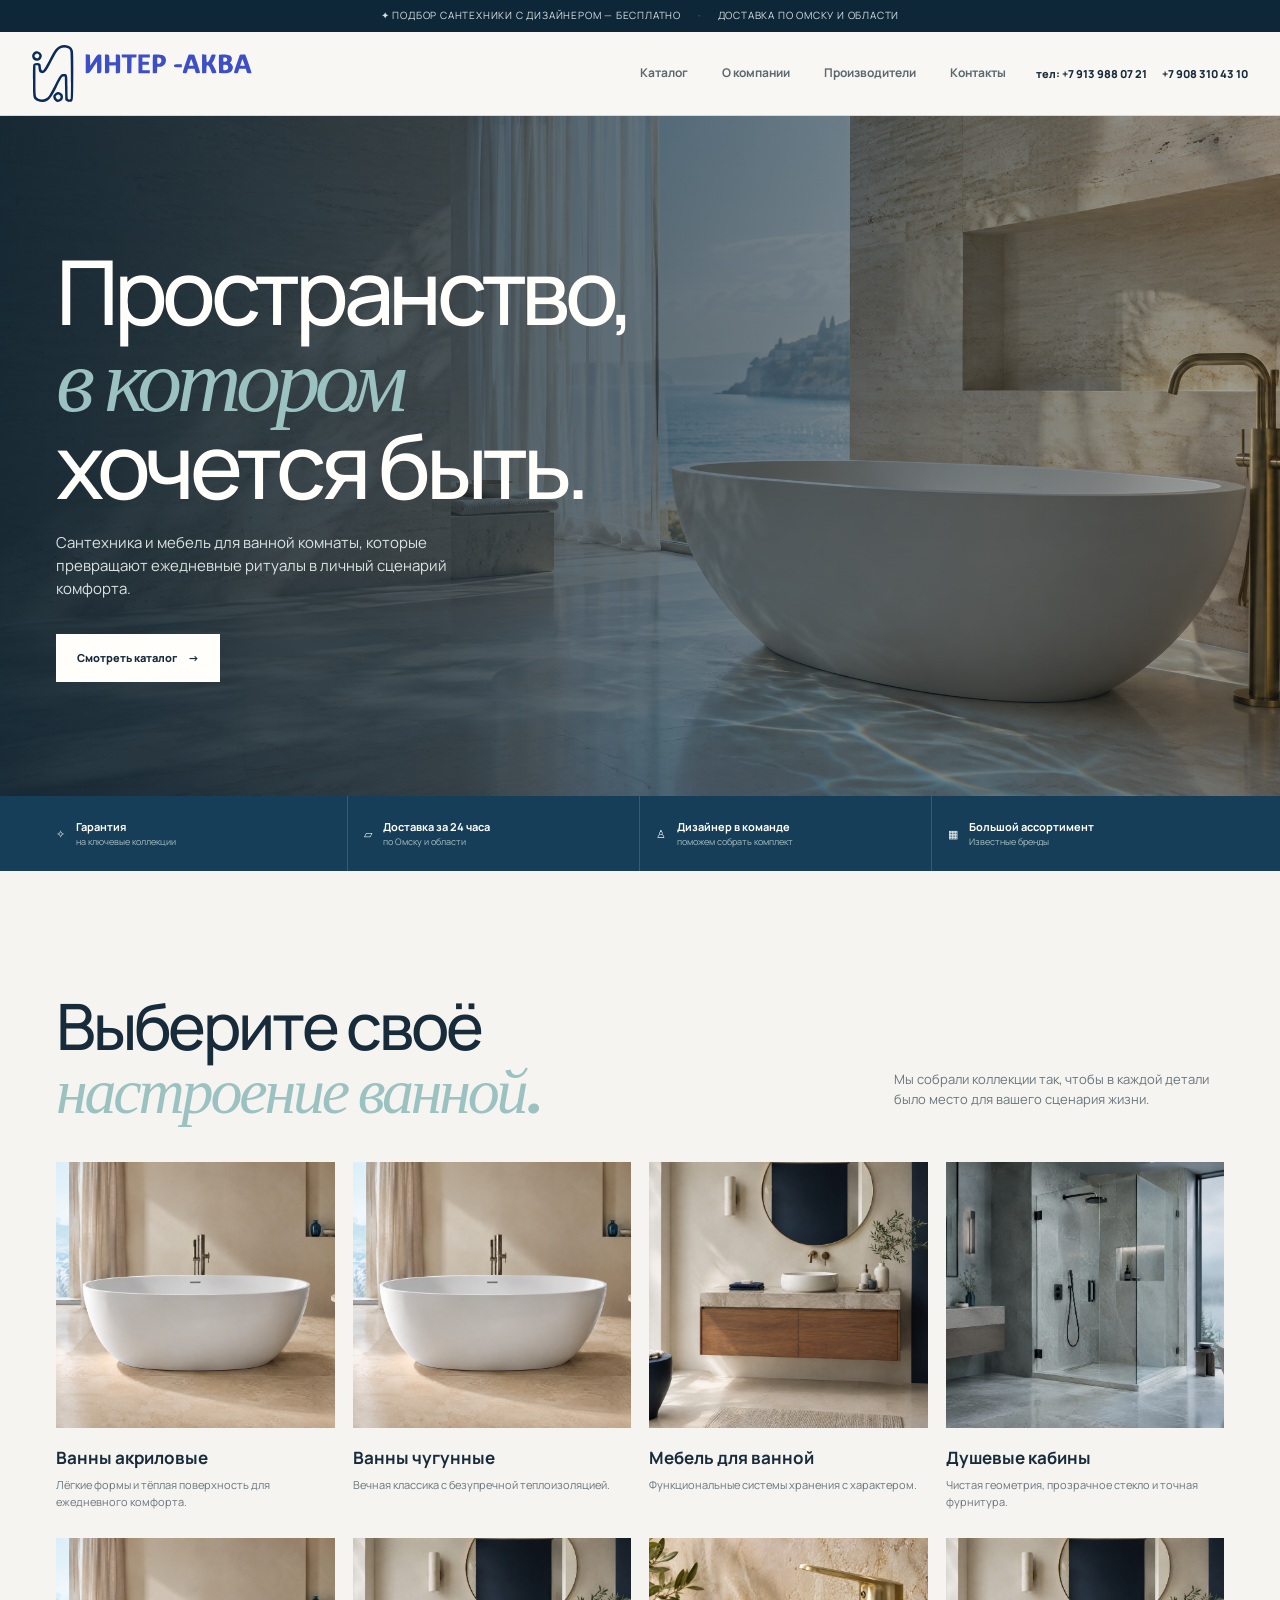
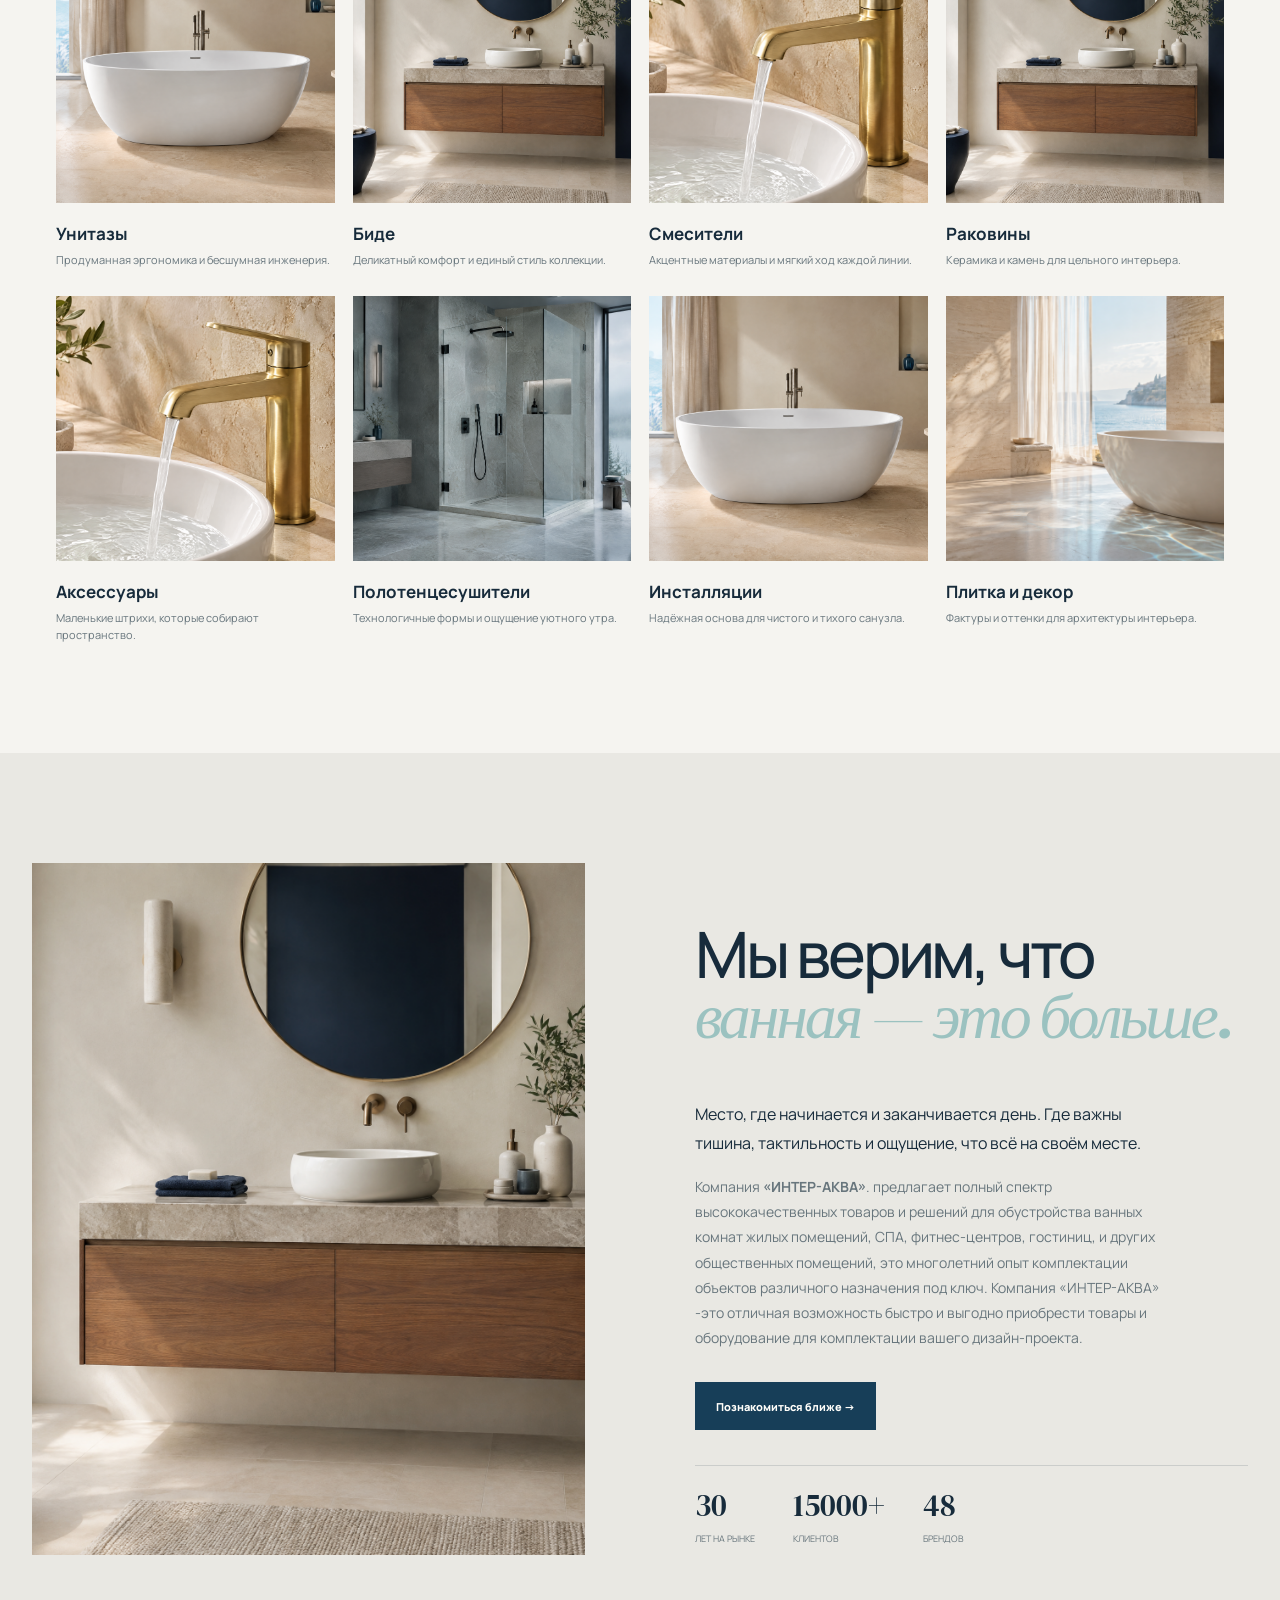
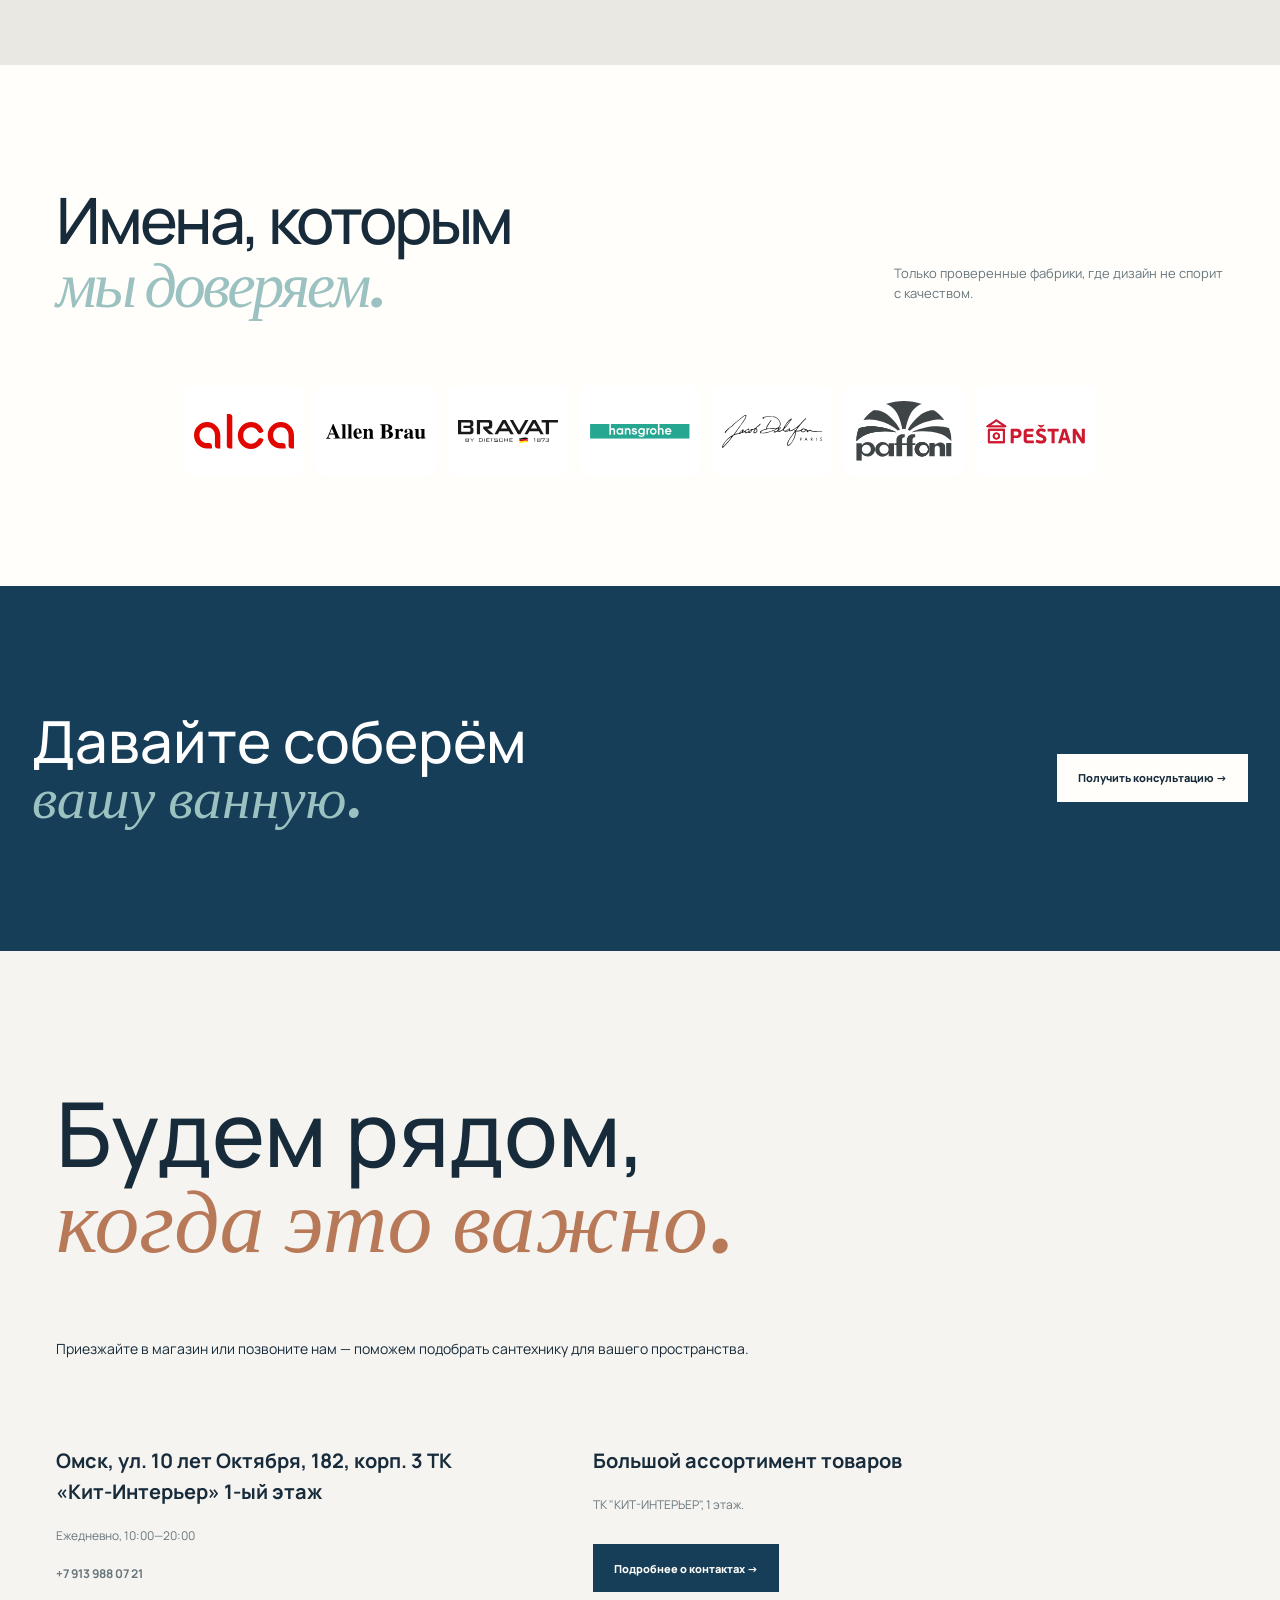
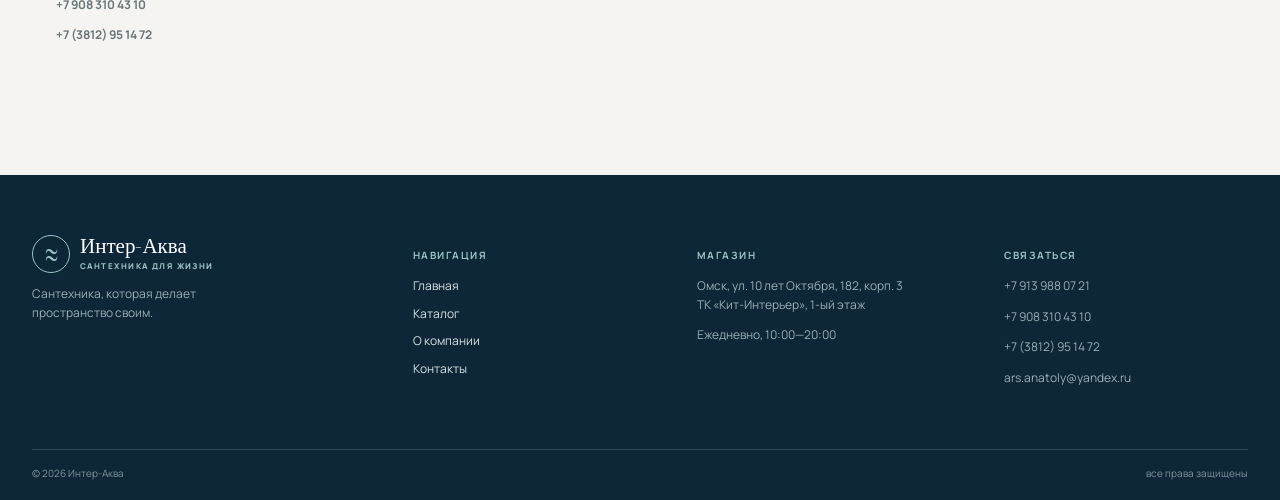
<file: index.html>
<!doctype html>
<html lang="ru">
  <head>
    <meta charset="UTF-8" />
    <meta name="viewport" content="width=device-width, initial-scale=1.0" />
    <meta
      name="description"
      content="Интер-Аква — сантехника и мебель для ванной комнаты"
    />
    <title>Интер-Аква — сантехника для жизни</title>
    <link rel="icon" type="image/svg+xml" href="/images/favicon3.png">

    <link rel="preconnect" href="https://fonts.googleapis.com" />
    <link rel="preconnect" href="https://fonts.gstatic.com" crossorigin />
    <link
      href="https://fonts.googleapis.com/css2?family=DM+Serif+Display:ital@0;1&family=Manrope:wght@400;500;600;700;800&display=swap"
      rel="stylesheet"
    />
    <link rel="stylesheet" href="styles.css" />
  </head>
  <body>
    <div class="announcement">
      ✦ Подбор сантехники с дизайнером — бесплатно <span>·</span> Доставка по
      Омску и области
    </div>
    <header class="header">
      
<a class="logo1" href="index.html">
  <img
    class="brand-logo1"
    src="images/oayTBkRObONLkgVY.svg"
    alt="Интер-Аква — сантехника для жизни"
  >
</a>

      <!-- <a class="logo" href="#home"
        ><span class="logo-mark">≈</span
        ><span><b>Интер-Аква</b><small>сантехника для жизни</small></span></a
      > -->
      <nav>
        <a href="#catalog">Каталог</a><a href="#about">О компании</a
        ><a href="#brands">Производители</a><a href="#contacts">Контакты</a>
      </nav>
      <div class="phones">
        <p> тел: +7 913 988 07 21</p>
        <p>+7 908 310 43 10</p>
            <!-- <p>+7 (3812) 95 14 72</p> -->
      </div>
      <button class="menu-toggle" aria-label="Меню">☰</button>
    </header>

    <main id="app">
      <section class="hero" id="home">
        <div class="hero-inner">
          <h1>Пространство,<br /><em>в котором</em><br />хочется быть.</h1>
          <p>
            Сантехника и мебель для ванной комнаты, которые превращают
            ежедневные ритуалы в личный сценарий комфорта.
          </p>
          <a class="button" href="#catalog">Смотреть каталог　→</a>
        </div>
      </section>

      <div class="trust">
        <div class="container trust-inner">
          <div class="trust-item">
            ✧
            <span
              ><b>Гарантия</b
              ><small>на ключевые коллекции</small></span
            >
          </div>
          <div class="trust-item">
            ▱
            <span
              ><b>Доставка за 24 часа</b
              ><small>по Омску и области</small></span
            >
          </div>
          <div class="trust-item">
            ♙
            <span
              ><b>Дизайнер в команде</b
              ><small>поможем собрать комплект</small></span
            >
          </div>
          <div class="trust-item">
            ▦
            <span
              ><b>Большой ассортимент</b><small>Известные бренды</small></span
            >
          </div>
        </div>
      </div>

      <section class="section" id="catalog">
        <div class="container">
          <div class="heading">
            <div>
              <h2>Выберите своё<br /><em>настроение ванной.</em></h2>
            </div>
            <p>
              Мы собрали коллекции так, чтобы в каждой детали было место для вашего
              сценария жизни.
            </p>
          </div>
          <div class="category-grid">
            <a class="category" href="categories/baths.html"
              ><div class="category-image">
                <img src="images/bath.jpg" alt="Ванны акриловые" />
              </div>
              <h3>Ванны акриловые</h3>
              <p>
                Лёгкие формы и тёплая поверхность для ежедневного комфорта.
              </p></a
            >
            <a class="category" href="categories/baths-cast-iron.html"
              ><div class="category-image">
                <img src="images/bath.jpg" alt="Ванны чугунные" />
              </div>
              <h3>Ванны чугунные</h3>
              <p>Вечная классика с безупречной теплоизоляцией.</p></a
            >
            <a class="category" href="categories/furniture.html"
              ><div class="category-image">
                <img src="images/furniture.jpg" alt="Мебель для ванной" />
              </div>
              <h3>Мебель для ванной</h3>
              <p>Функциональные системы хранения с характером.</p></a
            >
            <a class="category" href="categories/showers.html"
              ><div class="category-image">
                <img src="images/shower.jpg" alt="Душевые кабины" />
              </div>
              <h3>Душевые кабины</h3>
              <p>Чистая геометрия, прозрачное стекло и точная фурнитура.</p></a
            >
            <a class="category" href="categories/toilets.html"
              ><div class="category-image">
                <img src="images/bath.jpg" alt="Унитазы" />
              </div>
              <h3>Унитазы</h3>
              <p>Продуманная эргономика и бесшумная инженерия.</p></a
            >
            <a class="category" href="categories/bidets.html"
              ><div class="category-image">
                <img src="images/furniture.jpg" alt="Биде" />
              </div>
              <h3>Биде</h3>
              <p>Деликатный комфорт и единый стиль коллекции.</p></a
            >
            <a class="category" href="categories/faucets.html"
              ><div class="category-image">
                <img src="images/faucet.jpg" alt="Смесители" />
              </div>
              <h3>Смесители</h3>
              <p>Акцентные материалы и мягкий ход каждой линии.</p></a
            >
            <a class="category" href="categories/sinks.html"
              ><div class="category-image">
                <img src="images/furniture.jpg" alt="Раковины" />
              </div>
              <h3>Раковины</h3>
              <p>Керамика и камень для цельного интерьера.</p></a
            >
            <a class="category" href="categories/accessories.html"
              ><div class="category-image">
                <img src="images/faucet.jpg" alt="Аксессуары" />
              </div>
              <h3>Аксессуары</h3>
              <p>Маленькие штрихи, которые собирают пространство.</p></a
            >
            <a class="category" href="categories/towel-warmers.html"
              ><div class="category-image">
                <img src="images/shower.jpg" alt="Полотенцесушители" />
              </div>
              <h3>Полотенцесушители</h3>
              <p>Технологичные формы и ощущение уютного утра.</p></a
            >
            <a class="category" href="categories/installations.html"
              ><div class="category-image">
                <img src="images/bath.jpg" alt="Инсталляции" />
              </div>
              <h3>Инсталляции</h3>
              <p>Надёжная основа для чистого и тихого санузла.</p></a
            >
            <a class="category" href="categories/tile-decor.html"
              ><div class="category-image">
                <img src="images/hero.jpg" alt="Плитка и декор" />
              </div>
              <h3>Плитка и декор</h3>
              <p>Фактуры и оттенки для архитектуры интерьера.</p></a
            >
          </div>
        </div>
      </section>

      <section class="section about" id="about">
        <div class="about-grid">
          <img src="images/furniture.jpg" alt="Интерьер ванной комнаты" />
          <div>
            <h2>Мы верим, что<br /><em>ванная — это больше.</em></h2>
            <p class="lead">
              Место, где начинается и заканчивается день. Где важны тишина,
              тактильность и ощущение, что всё на своём месте.
            </p>
            <p>
              Компания <span><strong>«ИНТЕР-АКВА»</strong>.</span> предлагает полный спектр высококачественных
              товаров и решений для обустройства ванных комнат жилых помещений,
              СПА, фитнес-центров, гостиниц, и других общественных помещений,
              это многолетний опыт комплектации объектов различного назначения
              под ключ. Компания «ИНТЕР-АКВА» -это отличная возможность быстро и
              выгодно приобрести товары и оборудование для комплектации вашего
              дизайн-проекта.
            </p>
            <a class="button dark" href="#contacts">Познакомиться ближе →</a>
            <div class="stats">
              <div><b>30</b><small>лет на рынке</small></div>
              <div><b>15000+</b><small>клиентов</small></div>
              <div><b>48</b><small>брендов</small></div>
            </div>
          </div>
        </div>
      </section>

      <section class="section brands" id="brands">
        <div class="container">
          <div class="heading">
            <div>
              <h2>Имена, которым<br /><em>мы доверяем.</em></h2>
            </div>
            <p>Только проверенные фабрики, где дизайн не спорит с качеством.</p>
          </div>
        </div>
        <div class="gallery">
  <figure><img src="/images/brands/alca_logo.svg" alt="Картинка 1"></figure>
  <figure><img src="/images/brands/Allen Brau.svg" alt="Картинка 2"></figure>
  <figure><img src="/images/brands/Bravat.svg" alt="Картинка 3"></figure>
  <figure><img src="/images/brands/Hansgrohe.svg" alt="Картинка 4"></figure>
  <figure><img src="/images/brands/Jacob Delafon.svg" alt="Картинка 5"></figure>
  <figure><img src="/images/brands/Paffoni.svg" alt="Картинка 6"></figure>
  <figure><img src="/images/brands/Pestan.svg" alt="7"></figure>
</div>
      </section>




      


      

      <section class="cta">
        <div class="cta-inner">
          <h2>Давайте соберём<br /><em>вашу ванную.</em></h2>
          <a class="button" href="#contacts">Получить консультацию →</a>
        </div>
      </section>

      <section class="contacts section" id="contacts">
        <h1>Будем рядом,<br /><em>когда это важно.</em></h1>
        <p>
          Приезжайте в магазин или позвоните нам — поможем подобрать сантехнику
          для вашего пространства.
        </p>
        <div class="contact-grid">
          <div class="contact-info">
            <h3>Омск, ул. 10 лет Октября, 182, корп. 3
ТК «Кит-Интерьер» 1-ый этаж</h3>
            <p>Ежедневно, 10:00—20:00</p>
            <h3>
              <p>+7 913 988 07 21</p>
            <p>+7 908 310 43 10</p>
            <p>+7 (3812) 95 14 72</p>
            </h3>
            
          </div>
          <div class="contact-info">
            <h3>Большой ассортимент товаров</h3>
            <p>ТК "КИТ-ИНТЕРЬЕР", 1 этаж.</p>
            <a class="button dark" href="contacts.html"
              >Подробнее о контактах →</a
            >
          </div>
        </div>
<!-- Блок с картой Yandex -->
<!-- <div style="flex: 1">
  <div style="width: 100%; height: 500px; overflow: hidden">
    <iframe
        src="https://yandex.ru/map-widget/v1/?ll=73.458762%2C54.988804&z=16&pt=73.458762%2C54.988804%2Cpm2rdm"
      width="100%"
      height="500"
      frameborder="0"
      allowfullscreen="true"
      style="border: 0; display: block"
      loading="lazy"
    >
    </iframe>
  </div>
</div> -->
        </div>
      </section>
    </main>

    <footer class="footer">
      <div class="footer-grid">
        <div>
          <a class="logo inverse" href="#home"
            ><span class="logo-mark">≈</span
            ><span
              ><b>Интер-Аква</b><small>сантехника для жизни</small></span
            ></a
          >
          <p>Сантехника, которая делает пространство своим.</p>
        </div>
        <div>
          <h4>Навигация</h4>
          <a href="#home">Главная</a><a href="#catalog">Каталог</a
          ><a href="#about">О компании</a><a href="#contacts">Контакты</a>
        </div>
        <div>
          <h4>Магазин</h4>
          <p>Омск, ул. 10 лет Октября, 182, корп. 3
ТК «Кит-Интерьер», 1-ый этаж</p>
          <p>Ежедневно, 10:00—20:00</p>
        </div>
        <div>
          <h4>Связаться</h4>
        
            <p>+7 913 988 07 21</p>
            <p>+7 908 310 43 10</p>
            <p>+7 (3812) 95 14 72</p>
             
          <p>ars.anatoly@yandex.ru</p>
        </div>
      </div>
      <div class="footer-bottom">
        © 2026 Интер-Аква <span>все права защищены</span>
      </div>
    </footer>
    <script src="script.js"></script>
  </body>
</html>
</file>
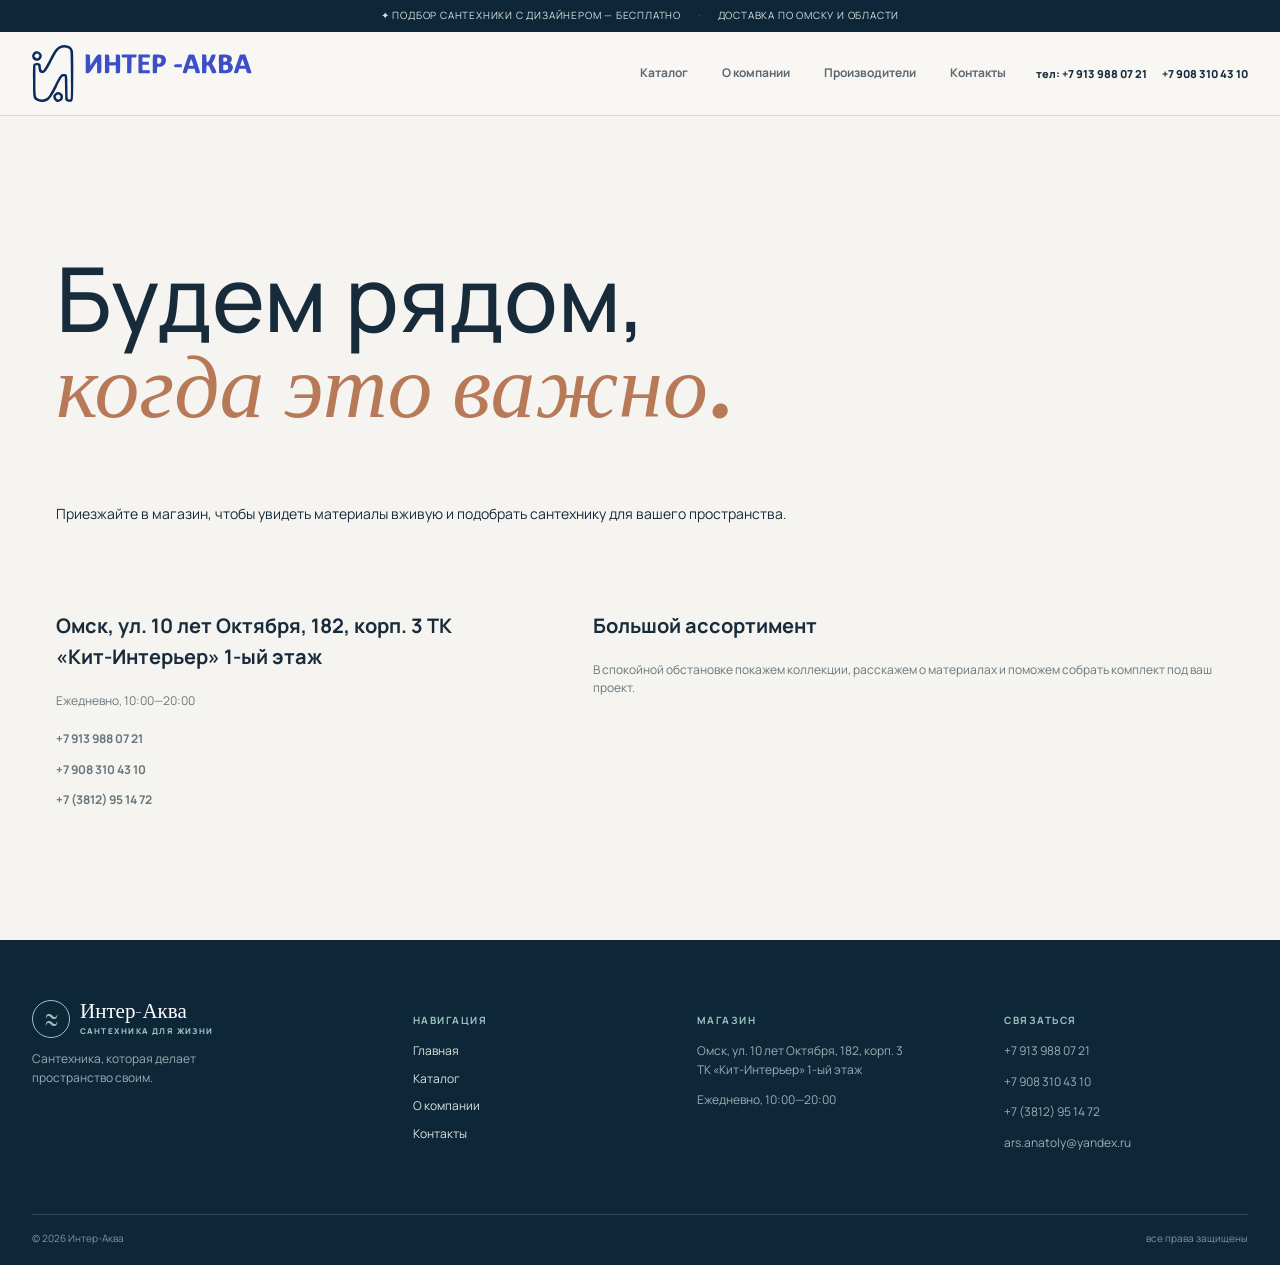
<file: contacts.html>
<!doctype html>
<html lang="ru">
  <head>
    <meta charset="UTF-8" />
    <meta name="viewport" content="width=device-width, initial-scale=1.0" />
    <meta
      name="description"
      content="Интер-Аква — сантехника и мебель для ванной комнаты"
    />
    <title>Интер-Аква — сантехника для жизни</title>
    <link rel="icon" type="image/svg+xml" href="/images/favicon3.png">

    <link rel="preconnect" href="https://fonts.googleapis.com" />
    <link rel="preconnect" href="https://fonts.gstatic.com" crossorigin />
    <link
      href="https://fonts.googleapis.com/css2?family=DM+Serif+Display:ital@0;1&family=Manrope:wght@400;500;600;700;800&display=swap"
      rel="stylesheet"
    />
    <link rel="stylesheet" href="styles.css" />
  </head>
  <body>
    <div class="announcement">
      ✦ Подбор сантехники с дизайнером — бесплатно <span>·</span> Доставка по
      Омску и области
    </div>
    <header class="header">
      
<a class="logo1" href="index.html">
  <img
    class="brand-logo1"
    src="images/oayTBkRObONLkgVY.svg"
    alt="Интер-Аква — сантехника для жизни"
  >
</a>

      <!-- <a class="logo" href="#home"
        ><span class="logo-mark">≈</span
        ><span><b>Интер-Аква</b><small>сантехника для жизни</small></span></a
      > -->
      <nav>
        <a href="#catalog">Каталог</a><a href="#about">О компании</a
        ><a href="#brands">Производители</a><a href="#contacts">Контакты</a>
      </nav>
      <div class="phones">
        <p> тел: +7 913 988 07 21</p>
        <p>+7 908 310 43 10</p>
            <!-- <p>+7 (3812) 95 14 72</p> -->
      </div>
      <button class="menu-toggle" aria-label="Меню">☰</button>
    </header>
    <main>
      <section class="contacts section">
        <h1>Будем рядом,<br /><em>когда это важно.</em></h1>
        <p>
          Приезжайте в магазин, чтобы увидеть материалы вживую и подобрать
          сантехнику для вашего пространства.
        </p>
        <div class="contact-grid">
          <div class="contact-info">
            <h3>Омск, ул. 10 лет Октября, 182, корп. 3
ТК «Кит-Интерьер» 1-ый этаж</h3>
            
            <p>Ежедневно, 10:00—20:00</p>
            <h3>
             <p>+7 913 988 07 21</p>
            <p>+7 908 310 43 10</p>
            <p>+7 (3812) 95 14 72</p>
              
            </h3>
            
          </div>
          <div class="contact-info">
            <h3>Большой ассортимент</h3>
            <p>
              В спокойной обстановке покажем коллекции, расскажем о материалах и
              поможем собрать комплект под ваш проект.
            </p>
            <!-- <a
              class="button dark"
              href="https://yandex.ru/maps/213/moscow/?ll=37.625%2C55.738&z=16"
              target="_blank"
              rel="noopener"
              >Построить маршрут →</a
            > -->
          </div>
        </div>
      </section>
    </main>
    
    <footer class="footer">
      <div class="footer-grid">
        <div>
          <a class="logo inverse" href="#home"
            ><span class="logo-mark">≈</span
            ><span
              ><b>Интер-Аква</b><small>сантехника для жизни</small></span
            ></a
          >
          <p>Сантехника, которая делает пространство своим.</p>
        </div>
        <div>
          <h4>Навигация</h4>
          <a href="#home">Главная</a><a href="#catalog">Каталог</a
          ><a href="#about">О компании</a><a href="#contacts">Контакты</a>
        </div>
        <div>
          <h4>Магазин</h4>
          <p>Омск, ул. 10 лет Октября, 182, корп. 3
ТК «Кит-Интерьер» 1-ый этаж</p>
          <p>Ежедневно, 10:00—20:00</p>
        </div>
        <div>
          <h4>Связаться</h4>
        
            <p>+7 913 988 07 21</p>
            <p>+7 908 310 43 10</p>
            <p>+7 (3812) 95 14 72</p>
             
          <p>ars.anatoly@yandex.ru</p>
        </div>
      </div>
      <div class="footer-bottom">
        © 2026 Интер-Аква <span>все права защищены</span>
      </div>
    </footer>
    <script src="script.js"></script>
  </body>
</html>
</file>
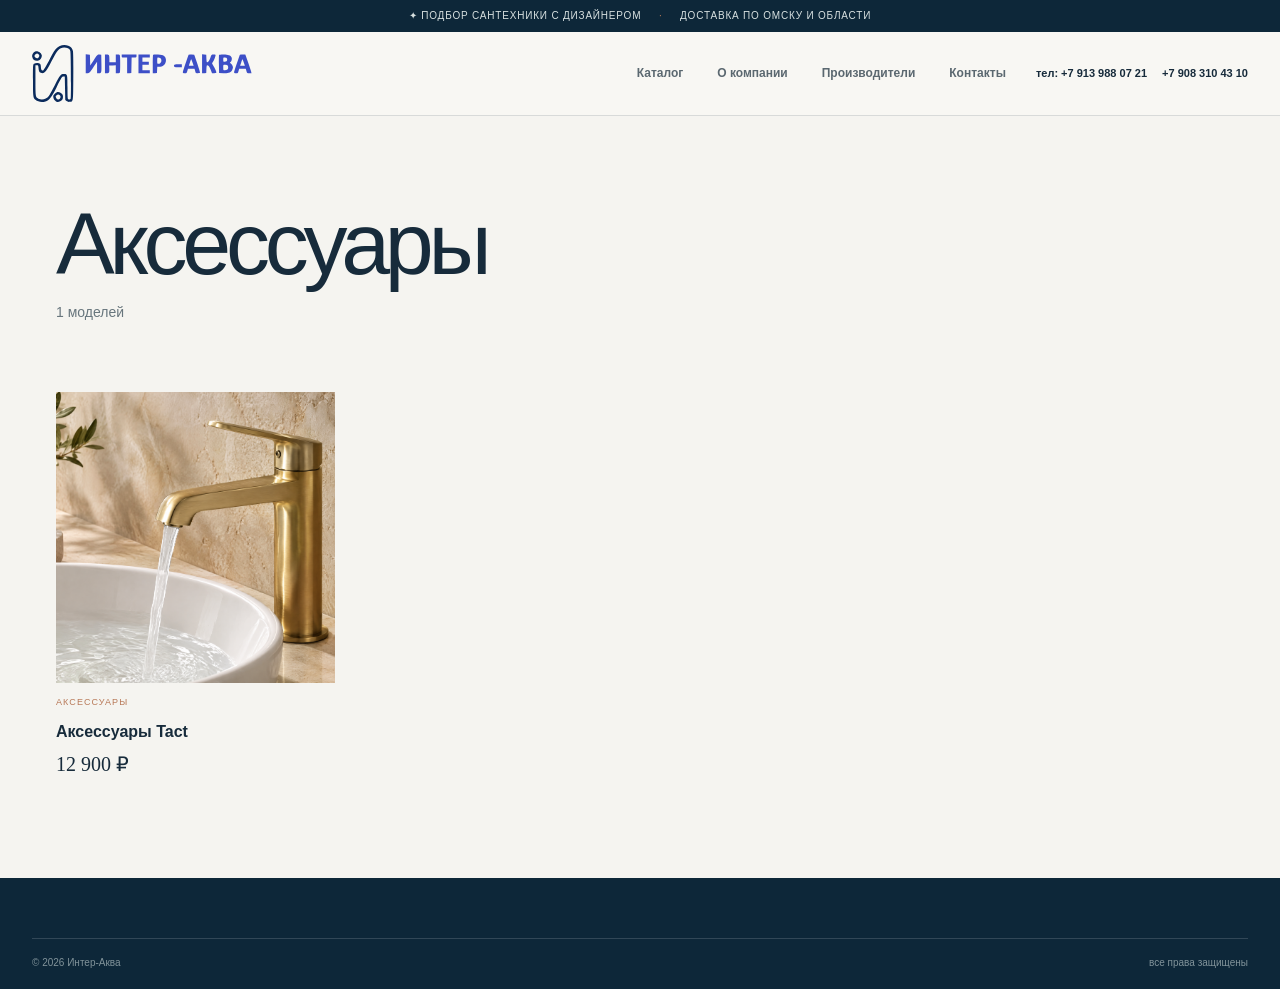
<file: categories/accessories.html>
<!doctype html>
<html lang="ru">
  <head>
    <meta charset="UTF-8" />
    <meta name="viewport" content="width=device-width, initial-scale=1.0" />
    <title>Аксессуары — Интер-Аква</title>
    <link rel="stylesheet" href="../styles.css" />
  </head>
  <body>
    <div class="announcement">
      ✦ Подбор сантехники с дизайнером <span>·</span> Доставка по Омску и
      области
    </div>
    <header class="header">
      <a class="logo1" href="../index.html"
        ><img
          class="brand-logo1"
          src="../images/oayTBkRObONLkgVY.svg"
          alt="Интер-Аква"
      /></a>
      <nav>
        <a href="../catalog.html">Каталог</a
        ><a href="../index.html#about">О компании</a
        ><a href="../index.html#brands">Производители</a
        ><a href="../index.html#contacts">Контакты</a>
      </nav>
      <div class="phones">
        <p>тел: +7 913 988 07 21</p>
        <p>+7 908 310 43 10</p>
      </div>
      <button class="menu-toggle" aria-label="Меню">☰</button>
    </header>
    <main>
      <div class="container">
        <div class="catalog-head">
          <h1>Аксессуары</h1>
          <p>1 моделей</p>
        </div>
        <div class="product-grid">
          <a class="product" href="../product.html?id=tact">
            <img src="../images/faucet.jpg" alt="Аксессуары Tact" />
            <small>Аксессуары</small>
            <h3>Аксессуары Tact</h3>
            <strong>12 900 ₽</strong>
          </a>
        </div>
      </div>
    </main>
    <footer class="footer">
      <div class="footer-bottom">
        © 2026 Интер-Аква <span>все права защищены</span>
      </div>
    </footer>
    <script src="../script.js"></script>
  </body>
</html>
</file>
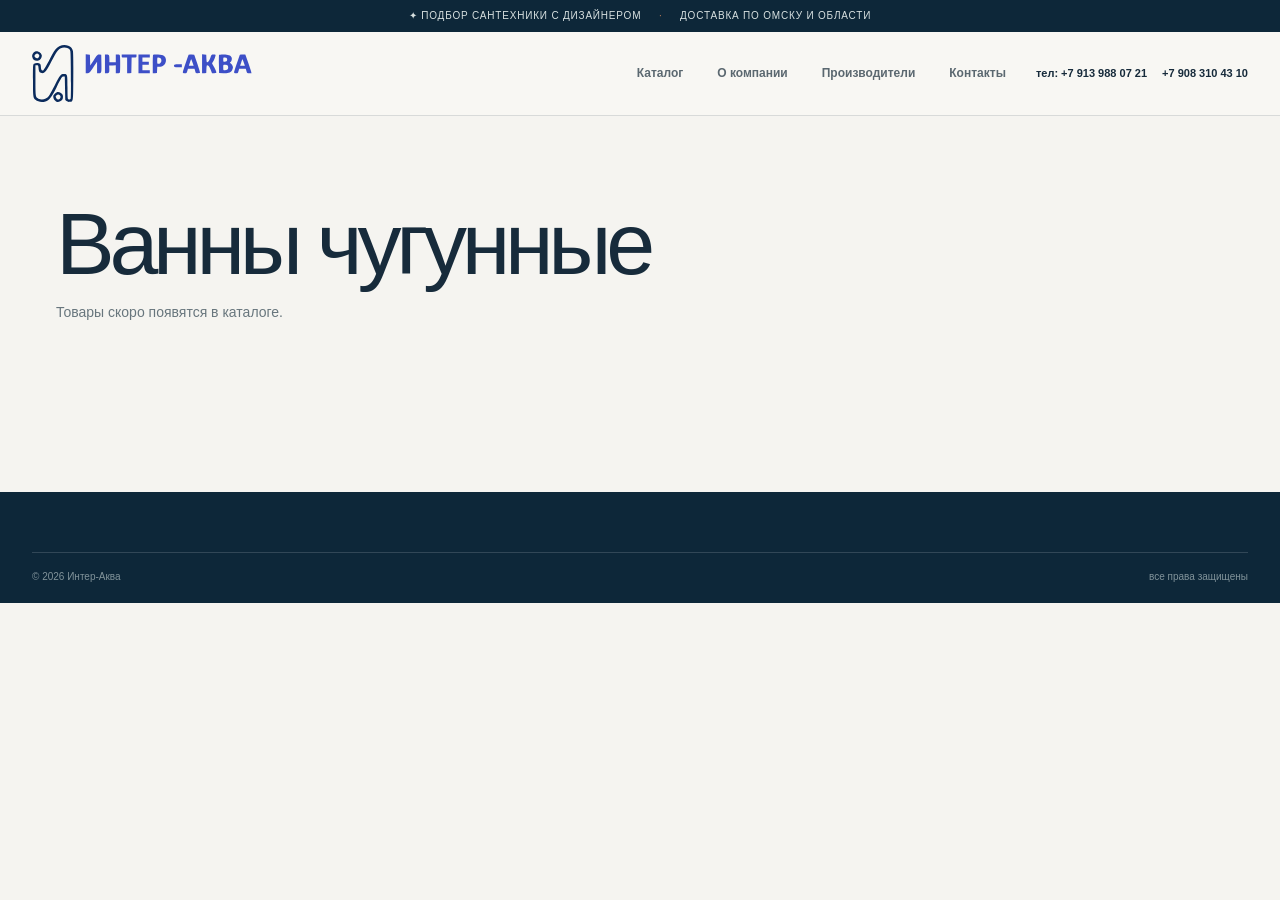
<file: categories/baths-cast-iron.html>
<!doctype html>
<html lang="ru">
  <head>
    <meta charset="UTF-8" />
    <meta name="viewport" content="width=device-width, initial-scale=1.0" />
    <title>Ванны чугунные — Интер-Аква</title>
    <link rel="stylesheet" href="../styles.css" />
  </head>
  <body>
    <div class="announcement">
      ✦ Подбор сантехники с дизайнером <span>·</span> Доставка по Омску и
      области
    </div>
    <header class="header">
      <a class="logo1" href="../index.html"
        ><img
          class="brand-logo1"
          src="../images/oayTBkRObONLkgVY.svg"
          alt="Интер-Аква"
      /></a>
      <nav>
        <a href="../index.html#catalog">Каталог</a
        ><a href="../index.html#about">О компании</a
        ><a href="../index.html#brands">Производители</a
        ><a href="../index.html#contacts">Контакты</a>
      </nav>
      <div class="phones">
        <p>тел: +7 913 988 07 21</p>
        <p>+7 908 310 43 10</p>
      </div>
      <button class="menu-toggle" aria-label="Меню">☰</button>
    </header>
    <main>
      <div class="container">
        <div class="catalog-head">
          <h1>Ванны чугунные</h1>
          <p>Товары скоро появятся в каталоге.</p>
        </div>
        <div class="product-grid"></div>
      </div>
    </main>
    <footer class="footer">
      <div class="footer-bottom">
        © 2026 Интер-Аква <span>все права защищены</span>
      </div>
    </footer>
    <script src="../script.js"></script>
  </body>
</html>
</file>
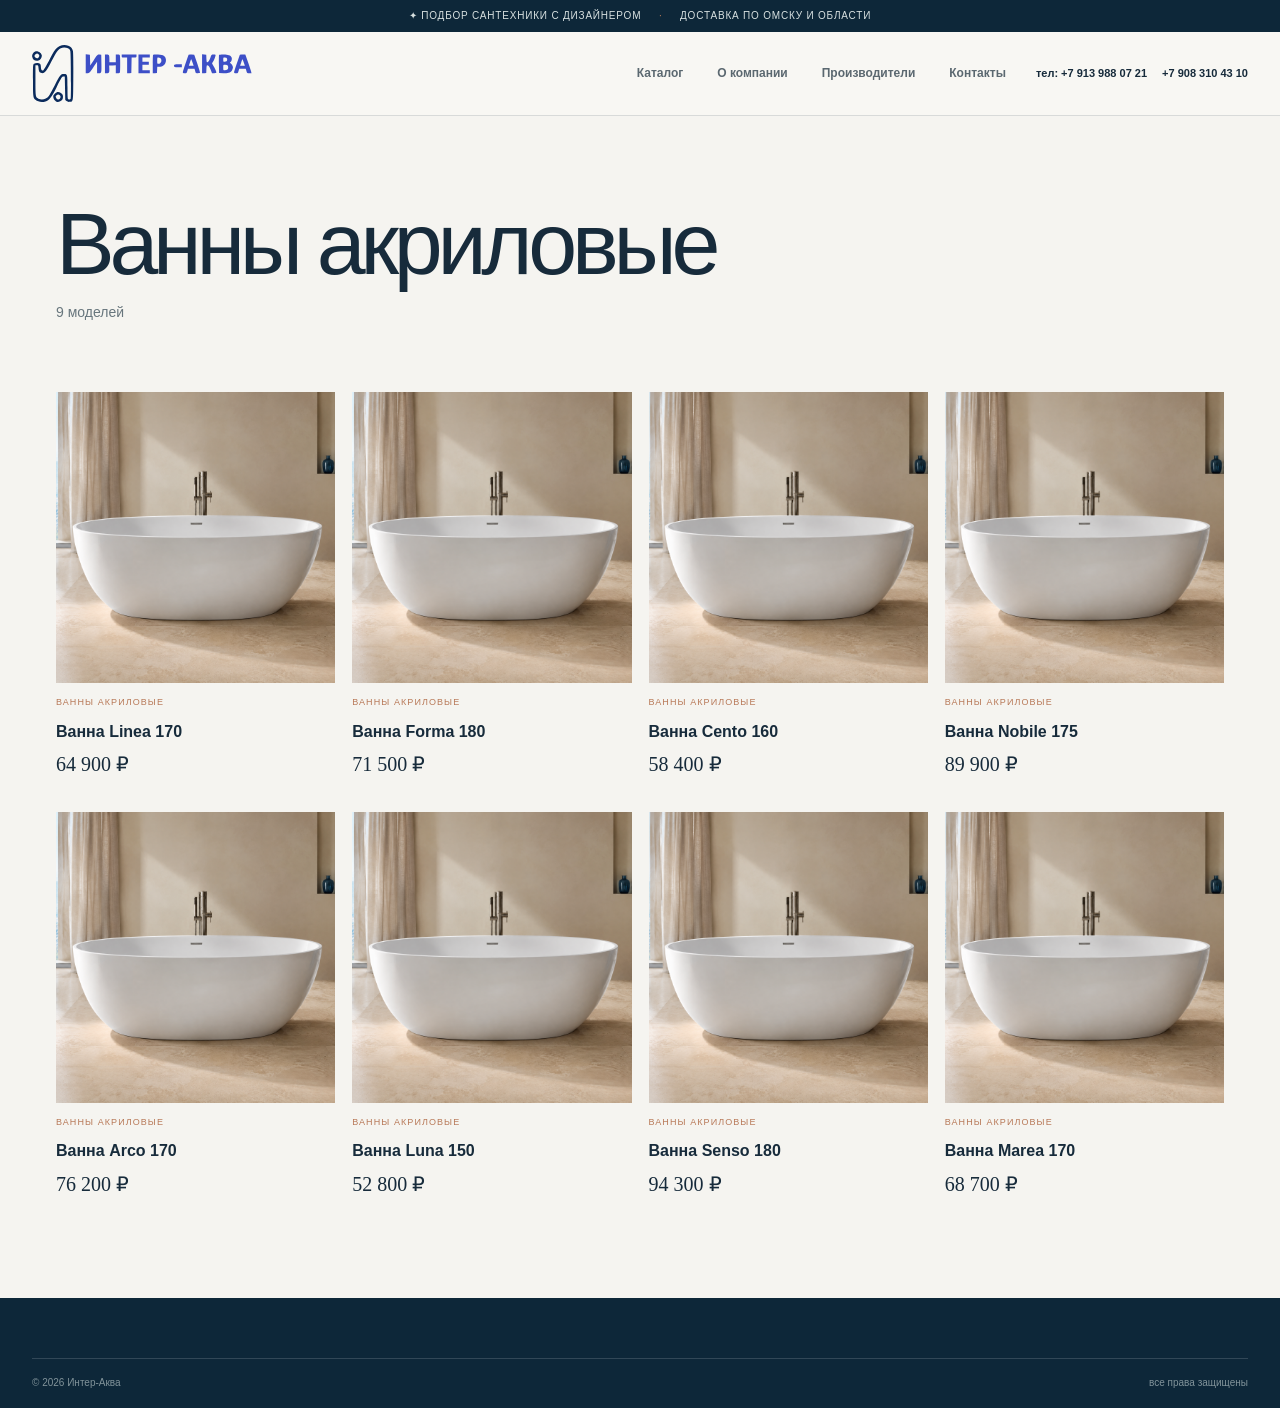
<file: categories/baths.html>
<!doctype html>
<html lang="ru">
  <head>
    <meta charset="UTF-8" />
    <meta name="viewport" content="width=device-width, initial-scale=1.0" />
    <title>Ванны акриловые — Интер-Аква</title>
    <link rel="stylesheet" href="../styles.css" />
  </head>
  <body>
    <div class="announcement">
      ✦ Подбор сантехники с дизайнером <span>·</span> Доставка по Омску и
      области
    </div>
    <header class="header">
      <a class="logo1" href="../index.html"
        ><img
          class="brand-logo1"
          src="../images/oayTBkRObONLkgVY.svg"
          alt="Интер-Аква"
      /></a>
      <nav>
        <a href="../catalog.html">Каталог</a
        ><a href="../index.html#about">О компании</a
        ><a href="../index.html#brands">Производители</a
        ><a href="../index.html#contacts">Контакты</a>
      </nav>
      <div class="phones">
        <p>тел: +7 913 988 07 21</p>
        <p>+7 908 310 43 10</p>
      </div>
      <button class="menu-toggle" aria-label="Меню">☰</button>
    </header>
    <main>
      <div class="container">
        <div class="catalog-head">
          <h1>Ванны акриловые</h1>
          <p>9 моделей</p>
        </div>
        <div class="product-grid">
          <a class="product" href="../product.html?id=linea-170">
            <img src="../images/bath.jpg" alt="Ванна Linea 170" />
            <small>Ванны акриловые</small>
            <h3>Ванна Linea 170</h3>
            <strong>64 900 ₽</strong> </a
          ><a class="product" href="../product.html?id=forma-180">
            <img src="../images/bath.jpg" alt="Ванна Forma 180" />
            <small>Ванны акриловые</small>
            <h3>Ванна Forma 180</h3>
            <strong>71 500 ₽</strong> </a
          ><a class="product" href="../product.html?id=cento-160">
            <img src="../images/bath.jpg" alt="Ванна Cento 160" />
            <small>Ванны акриловые</small>
            <h3>Ванна Cento 160</h3>
            <strong>58 400 ₽</strong> </a
          ><a class="product" href="../product.html?id=nobile-175">
            <img src="../images/bath.jpg" alt="Ванна Nobile 175" />
            <small>Ванны акриловые</small>
            <h3>Ванна Nobile 175</h3>
            <strong>89 900 ₽</strong> </a
          ><a class="product" href="../product.html?id=arco-170">
            <img src="../images/bath.jpg" alt="Ванна Arco 170" />
            <small>Ванны акриловые</small>
            <h3>Ванна Arco 170</h3>
            <strong>76 200 ₽</strong> </a
          ><a class="product" href="../product.html?id=luna-150">
            <img src="../images/bath.jpg" alt="Ванна Luna 150" />
            <small>Ванны акриловые</small>
            <h3>Ванна Luna 150</h3>
            <strong>52 800 ₽</strong> </a
          ><a class="product" href="../product.html?id=senso-180">
            <img src="../images/bath.jpg" alt="Ванна Senso 180" />
            <small>Ванны акриловые</small>
            <h3>Ванна Senso 180</h3>
            <strong>94 300 ₽</strong> </a
          ><a class="product" href="../product.html?id=marea-170">
            <img src="../images/bath.jpg" alt="Ванна Marea 170" />
            <small>Ванны акриловые</small>
            <h3>Ванна Marea 170</h3>
            <strong>68 700 ₽</strong> </a
          >
          
       
<!-- <a class="product" href="../product.html?id=tundra">
  <img
    src="../images/icy_tundra_cartoon.png"
    alt="tundra"
  >
  <small>Ванны акриловые</small>
  <h3>тундра</h3>
  <strong>79 900 ₽</strong>
</a> -->



        </div>
      </div>
    </main>
    <footer class="footer">
      <div class="footer-bottom">
        © 2026 Интер-Аква <span>все права защищены</span>
      </div>
    </footer>
    <script src="../script.js"></script>
  </body>
</html>
</file>
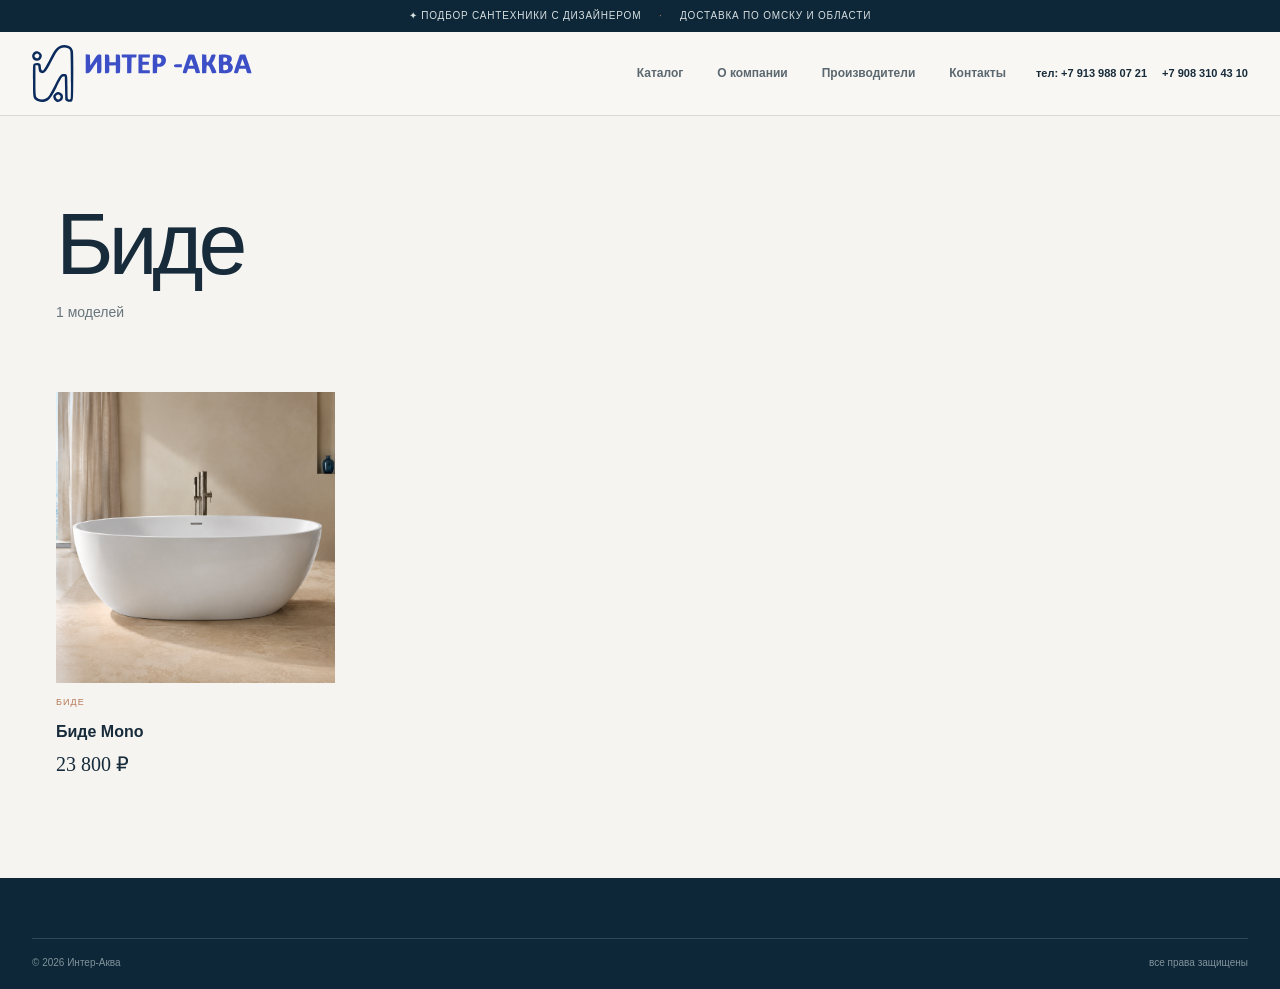
<file: categories/bidets.html>
<!doctype html>
<html lang="ru">
  <head>
    <meta charset="UTF-8" />
    <meta name="viewport" content="width=device-width, initial-scale=1.0" />
    <title>Биде — Интер-Аква</title>
    <link rel="stylesheet" href="../styles.css" />
  </head>
  <body>
    <div class="announcement">
      ✦ Подбор сантехники с дизайнером <span>·</span> Доставка по Омску и
      области
    </div>
    <header class="header">
      <a class="logo1" href="../index.html"
        ><img
          class="brand-logo1"
          src="../images/oayTBkRObONLkgVY.svg"
          alt="Интер-Аква"
      /></a>
      <nav>
        <a href="../catalog.html">Каталог</a
        ><a href="../index.html#about">О компании</a
        ><a href="../index.html#brands">Производители</a
        ><a href="../index.html#contacts">Контакты</a>
      </nav>
      <div class="phones">
        <p>тел: +7 913 988 07 21</p>
        <p>+7 908 310 43 10</p>
      </div>
      <button class="menu-toggle" aria-label="Меню">☰</button>
    </header>
    <main>
      <div class="container">
        <div class="catalog-head">
          <h1>Биде</h1>
          <p>1 моделей</p>
        </div>
        <div class="product-grid">
          <a class="product" href="../product.html?id=mono">
            <img src="../images/bath.jpg" alt="Биде Mono" />
            <small>Биде</small>
            <h3>Биде Mono</h3>
            <strong>23 800 ₽</strong>
          </a>
        </div>
      </div>
    </main>
    <footer class="footer">
      <div class="footer-bottom">
        © 2026 Интер-Аква <span>все права защищены</span>
      </div>
    </footer>
    <script src="../script.js"></script>
  </body>
</html>
</file>
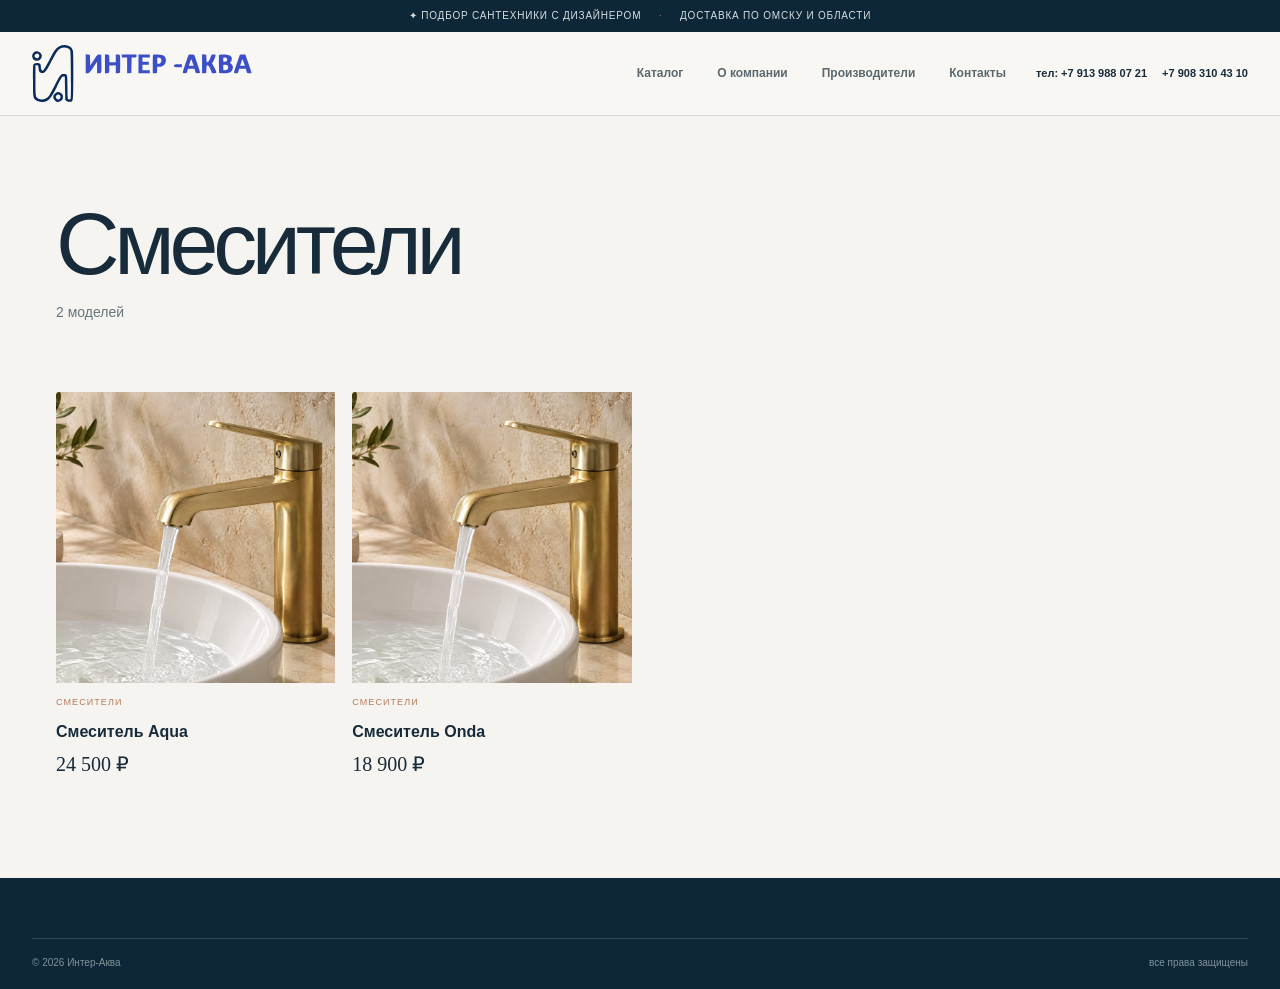
<file: categories/faucets.html>
<!doctype html>
<html lang="ru">
  <head>
    <meta charset="UTF-8" />
    <meta name="viewport" content="width=device-width, initial-scale=1.0" />
    <title>Смесители — Интер-Аква</title>
    <link rel="stylesheet" href="../styles.css" />
  </head>
  <body>
    <div class="announcement">
      ✦ Подбор сантехники с дизайнером <span>·</span> Доставка по Омску и
      области
    </div>
    <header class="header">
      <a class="logo1" href="../index.html"
        ><img
          class="brand-logo1"
          src="../images/oayTBkRObONLkgVY.svg"
          alt="Интер-Аква"
      /></a>
      <nav>
        <a href="../catalog.html">Каталог</a
        ><a href="../index.html#about">О компании</a
        ><a href="../index.html#brands">Производители</a
        ><a href="../index.html#contacts">Контакты</a>
      </nav>
      <div class="phones">
        <p>тел: +7 913 988 07 21</p>
        <p>+7 908 310 43 10</p>
      </div>
      <button class="menu-toggle" aria-label="Меню">☰</button>
    </header>
    <main>
      <div class="container">
        <div class="catalog-head">
          <h1>Смесители</h1>
          <p>2 моделей</p>
        </div>
        <div class="product-grid">
          <a class="product" href="../product.html?id=aqua">
            <img src="../images/faucet.jpg" alt="Смеситель Aqua" />
            <small>Смесители</small>
            <h3>Смеситель Aqua</h3>
            <strong>24 500 ₽</strong> </a
          ><a class="product" href="../product.html?id=onda">
            <img src="../images/faucet.jpg" alt="Смеситель Onda" />
            <small>Смесители</small>
            <h3>Смеситель Onda</h3>
            <strong>18 900 ₽</strong>
          </a>
        </div>
      </div>
    </main>
    <footer class="footer">
      <div class="footer-bottom">
        © 2026 Интер-Аква <span>все права защищены</span>
      </div>
    </footer>
    <script src="../script.js"></script>
  </body>
</html>
</file>
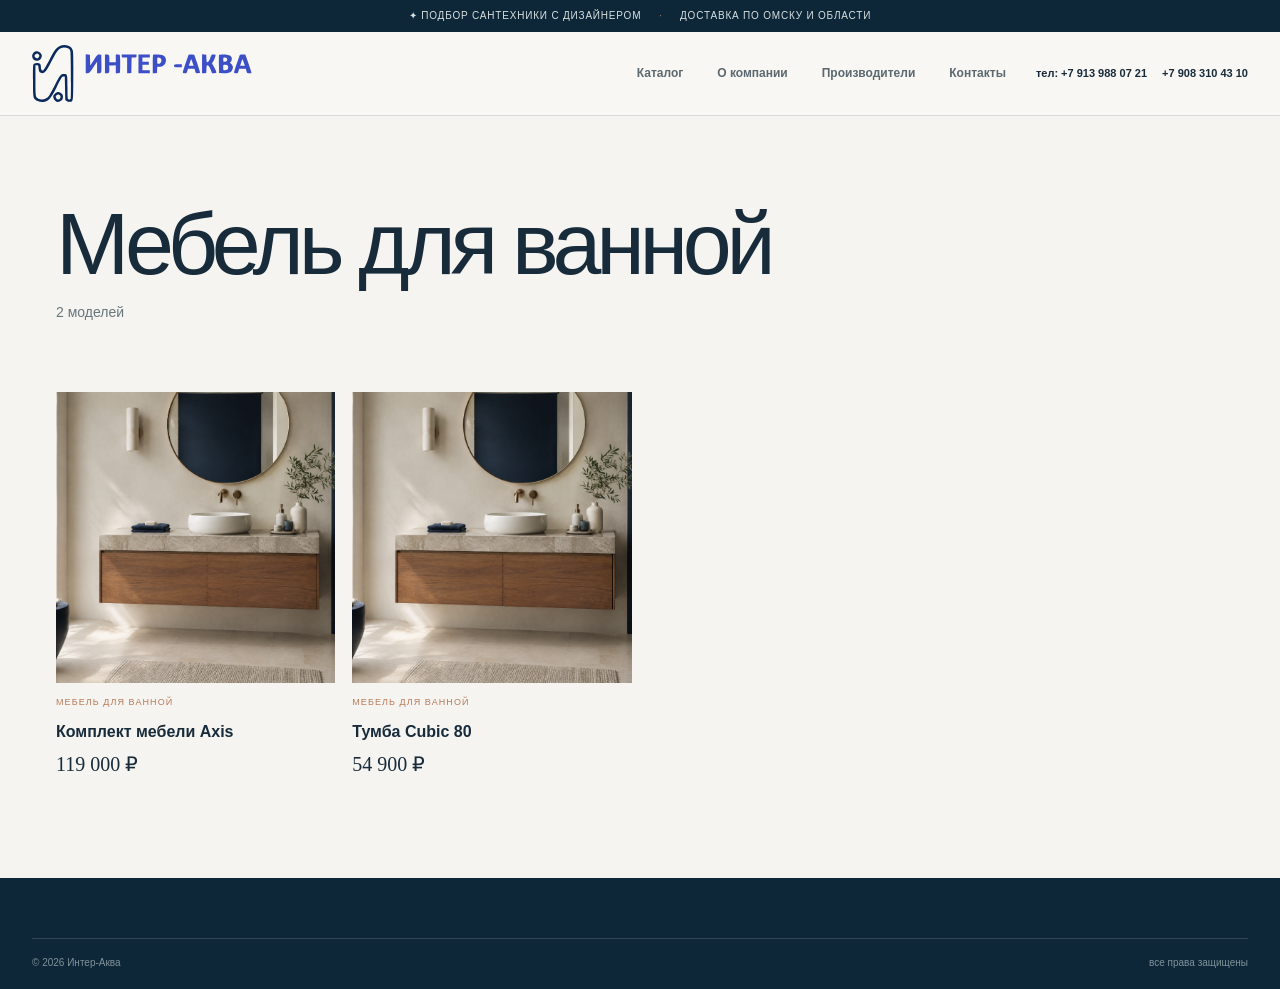
<file: categories/furniture.html>
<!doctype html>
<html lang="ru">
  <head>
    <meta charset="UTF-8" />
    <meta name="viewport" content="width=device-width, initial-scale=1.0" />
    <title>Мебель для ванной — Интер-Аква</title>
    <link rel="stylesheet" href="../styles.css" />
  </head>
  <body>
    <div class="announcement">
      ✦ Подбор сантехники с дизайнером <span>·</span> Доставка по Омску и
      области
    </div>
    <header class="header">
      <a class="logo1" href="../index.html"
        ><img
          class="brand-logo1"
          src="../images/oayTBkRObONLkgVY.svg"
          alt="Интер-Аква"
      /></a>
      <nav>
        <a href="../catalog.html">Каталог</a
        ><a href="../index.html#about">О компании</a
        ><a href="../index.html#brands">Производители</a
        ><a href="../index.html#contacts">Контакты</a>
      </nav>
      <div class="phones">
        <p>тел: +7 913 988 07 21</p>
        <p>+7 908 310 43 10</p>
      </div>
      <button class="menu-toggle" aria-label="Меню">☰</button>
    </header>
    <main>
      <div class="container">
        <div class="catalog-head">
          <h1>Мебель для ванной</h1>
          <p>2 моделей</p>
        </div>
        <div class="product-grid">
          <a class="product" href="../product.html?id=axis">
            <img src="../images/furniture.jpg" alt="Тумба Axis" />
            <small>Мебель для ванной</small>
            <h3>Комплект мебели Axis</h3>
            <strong>119 000 ₽</strong> </a
          ><a class="product" href="../product.html?id=cubic-80">
            <img src="../images/furniture.jpg" alt="Тумба Cubic 80" />
            <small>Мебель для ванной</small>
            <h3>Тумба Cubic 80</h3>
            <strong>54 900 ₽</strong>
          </a>
        </div>
      </div>
    </main>
    <footer class="footer">
      <div class="footer-bottom">
        © 2026 Интер-Аква <span>все права защищены</span>
      </div>
    </footer>
    <script src="../script.js"></script>
  </body>
</html>
</file>
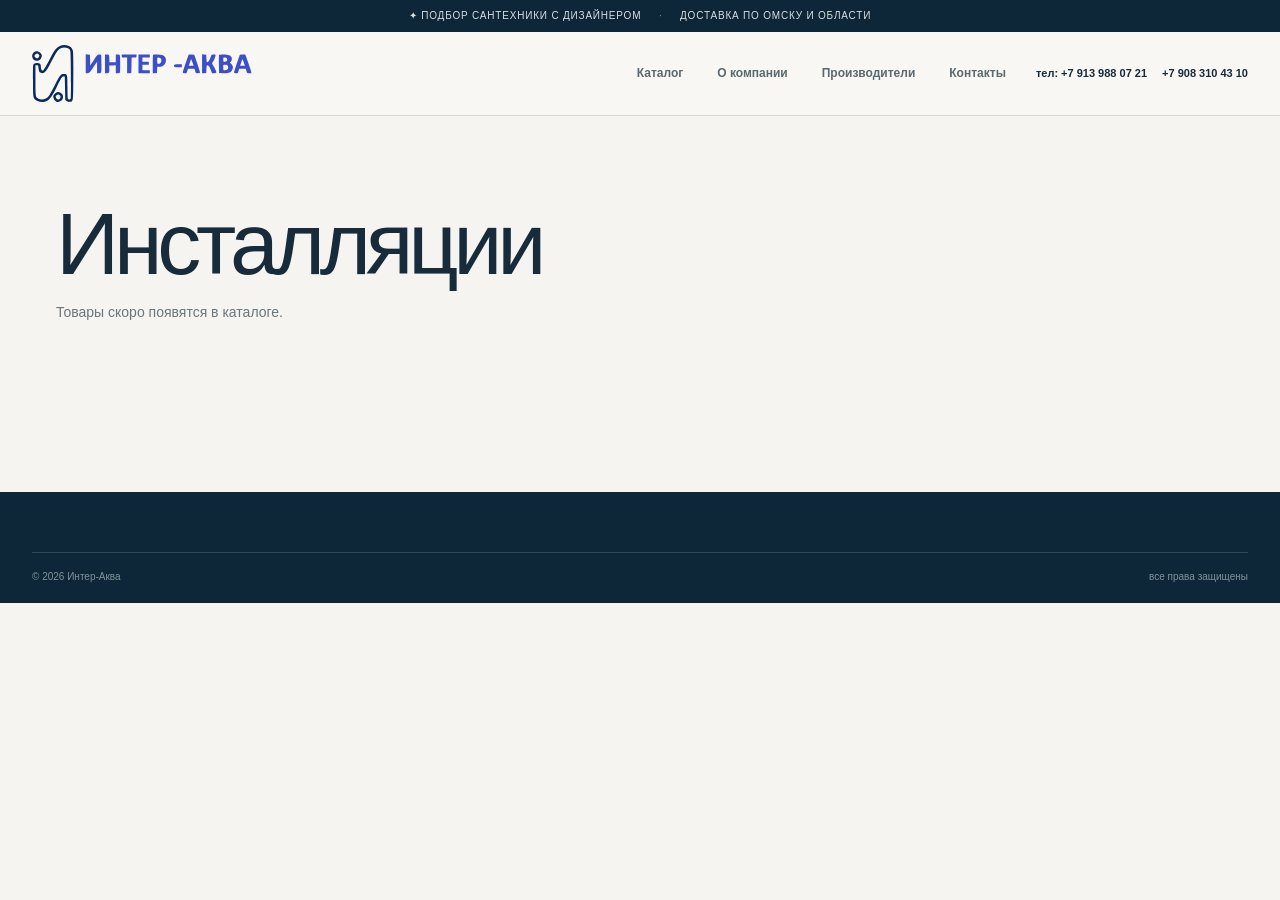
<file: categories/installations.html>
<!doctype html>
<html lang="ru">
  <head>
    <meta charset="UTF-8" />
    <meta name="viewport" content="width=device-width, initial-scale=1.0" />
    <title>Инсталляции — Интер-Аква</title>
    <link rel="stylesheet" href="../styles.css" />
  </head>
  <body>
    <div class="announcement">
      ✦ Подбор сантехники с дизайнером <span>·</span> Доставка по Омску и
      области
    </div>
    <header class="header">
      <a class="logo1" href="../index.html"
        ><img
          class="brand-logo1"
          src="../images/oayTBkRObONLkgVY.svg"
          alt="Интер-Аква"
      /></a>
      <nav>
        <a href="../index.html#catalog">Каталог</a
        ><a href="../index.html#about">О компании</a
        ><a href="../index.html#brands">Производители</a
        ><a href="../index.html#contacts">Контакты</a>
      </nav>
      <div class="phones">
        <p>тел: +7 913 988 07 21</p>
        <p>+7 908 310 43 10</p>
      </div>
      <button class="menu-toggle" aria-label="Меню">☰</button>
    </header>
    <main>
      <div class="container">
        <div class="catalog-head">
          <h1>Инсталляции</h1>
          <p>Товары скоро появятся в каталоге.</p>
        </div>
        <div class="product-grid"></div>
      </div>
    </main>
    <footer class="footer">
      <div class="footer-bottom">
        © 2026 Интер-Аква <span>все права защищены</span>
      </div>
    </footer>
    <script src="../script.js"></script>
  </body>
</html>
</file>
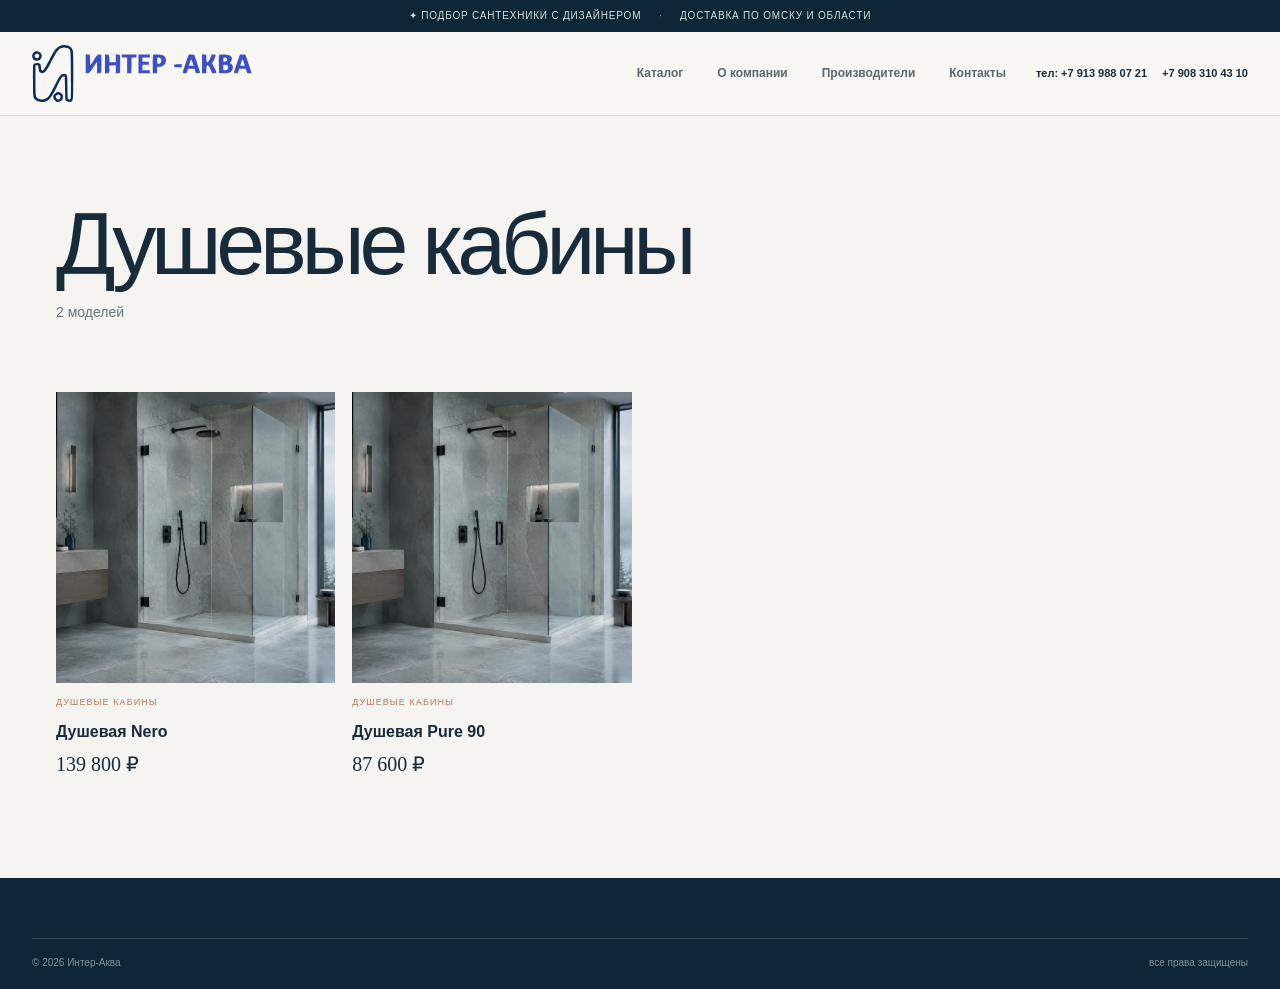
<file: categories/showers.html>
<!doctype html>
<html lang="ru">
  <head>
    <meta charset="UTF-8" />
    <meta name="viewport" content="width=device-width, initial-scale=1.0" />
    <title>Душевые кабины — Интер-Аква</title>
    <link rel="stylesheet" href="../styles.css" />
  </head>
  <body>
    <div class="announcement">
      ✦ Подбор сантехники с дизайнером <span>·</span> Доставка по Омску и
      области
    </div>
    <header class="header">
      <a class="logo1" href="../index.html"
        ><img
          class="brand-logo1"
          src="../images/oayTBkRObONLkgVY.svg"
          alt="Интер-Аква"
      /></a>
      <nav>
        <a href="../catalog.html">Каталог</a
        ><a href="../index.html#about">О компании</a
        ><a href="../index.html#brands">Производители</a
        ><a href="../index.html#contacts">Контакты</a>
      </nav>
      <div class="phones">
        <p>тел: +7 913 988 07 21</p>
        <p>+7 908 310 43 10</p>
      </div>
      <button class="menu-toggle" aria-label="Меню">☰</button>
    </header>
    <main>
      <div class="container">
        <div class="catalog-head">
          <h1>Душевые кабины</h1>
          <p>2 моделей</p>
        </div>
        <div class="product-grid">
          <a class="product" href="../product.html?id=nero">
            <img src="../images/shower.jpg" alt="Душевая Nero" />
            <small>Душевые кабины</small>
            <h3>Душевая Nero</h3>
            <strong>139 800 ₽</strong> </a
          ><a class="product" href="../product.html?id=pure-90">
            <img src="../images/shower.jpg" alt="Душевая Pure 90" />
            <small>Душевые кабины</small>
            <h3>Душевая Pure 90</h3>
            <strong>87 600 ₽</strong>
          </a>
        </div>
      </div>
    </main>
    <footer class="footer">
      <div class="footer-bottom">
        © 2026 Интер-Аква <span>все права защищены</span>
      </div>
    </footer>
    <script src="../script.js"></script>
  </body>
</html>
</file>
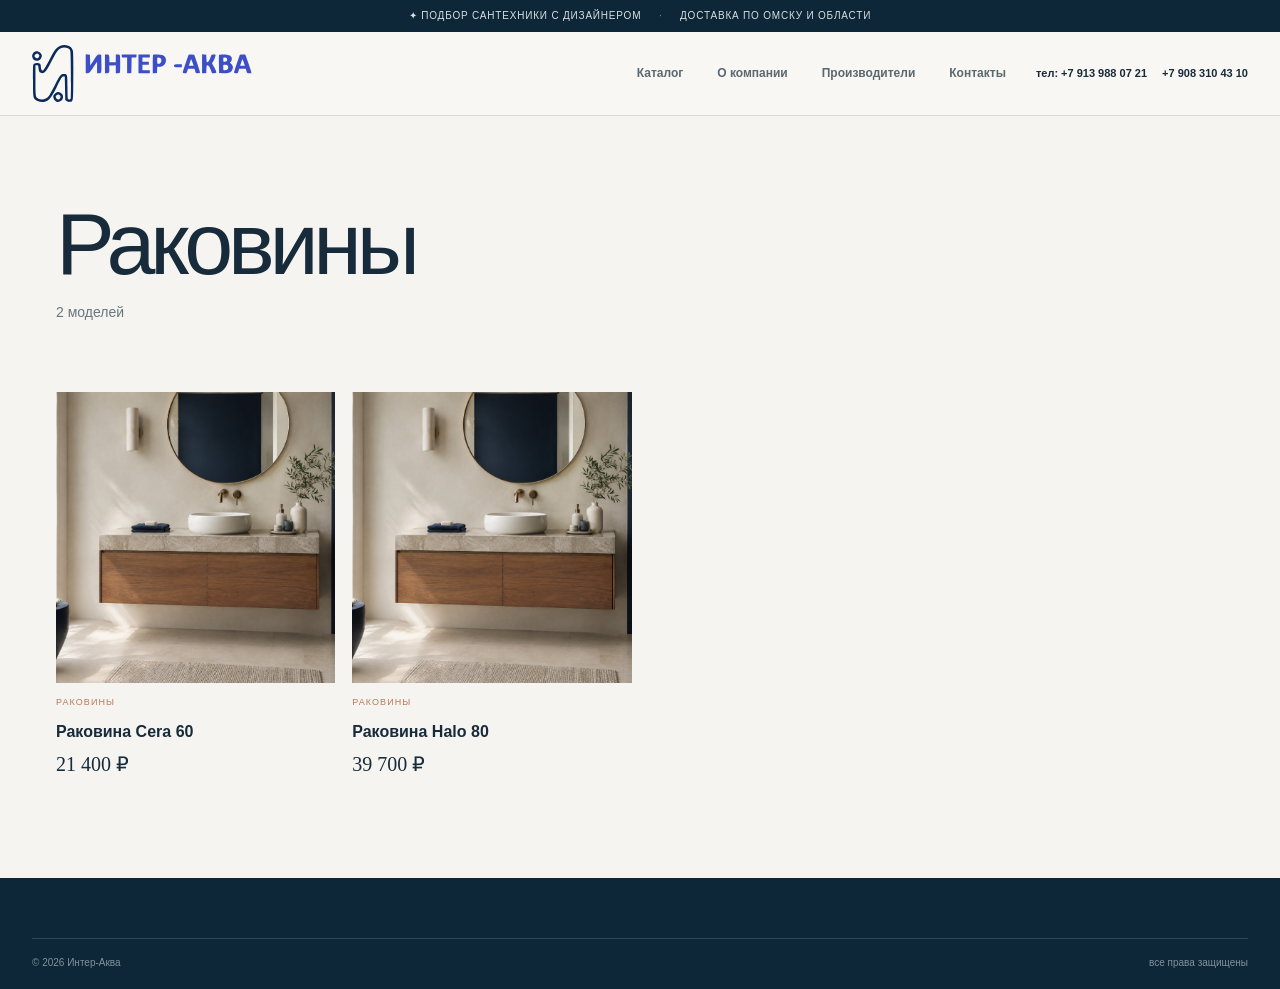
<file: categories/sinks.html>
<!doctype html>
<html lang="ru">
  <head>
    <meta charset="UTF-8" />
    <meta name="viewport" content="width=device-width, initial-scale=1.0" />
    <title>Раковины — Интер-Аква</title>
    <link rel="stylesheet" href="../styles.css" />
  </head>
  <body>
    <div class="announcement">
      ✦ Подбор сантехники с дизайнером <span>·</span> Доставка по Омску и
      области
    </div>
    <header class="header">
      <a class="logo1" href="../index.html"
        ><img
          class="brand-logo1"
          src="../images/oayTBkRObONLkgVY.svg"
          alt="Интер-Аква"
      /></a>
      <nav>
        <a href="../catalog.html">Каталог</a
        ><a href="../index.html#about">О компании</a
        ><a href="../index.html#brands">Производители</a
        ><a href="../index.html#contacts">Контакты</a>
      </nav>
      <div class="phones">
        <p>тел: +7 913 988 07 21</p>
        <p>+7 908 310 43 10</p>
      </div>
      <button class="menu-toggle" aria-label="Меню">☰</button>
    </header>
    <main>
      <div class="container">
        <div class="catalog-head">
          <h1>Раковины</h1>
          <p>2 моделей</p>
        </div>
        <div class="product-grid">
          <a class="product" href="../product.html?id=cera-60">
            <img src="../images/furniture.jpg" alt="Раковина Cera 60" />
            <small>Раковины</small>
            <h3>Раковина Cera 60</h3>
            <strong>21 400 ₽</strong> </a
          ><a class="product" href="../product.html?id=halo-80">
            <img src="../images/furniture.jpg" alt="Раковина Halo 80" />
            <small>Раковины</small>
            <h3>Раковина Halo 80</h3>
            <strong>39 700 ₽</strong>
          </a>
        </div>
      </div>
    </main>
    <footer class="footer">
      <div class="footer-bottom">
        © 2026 Интер-Аква <span>все права защищены</span>
      </div>
    </footer>
    <script src="../script.js"></script>
  </body>
</html>
</file>
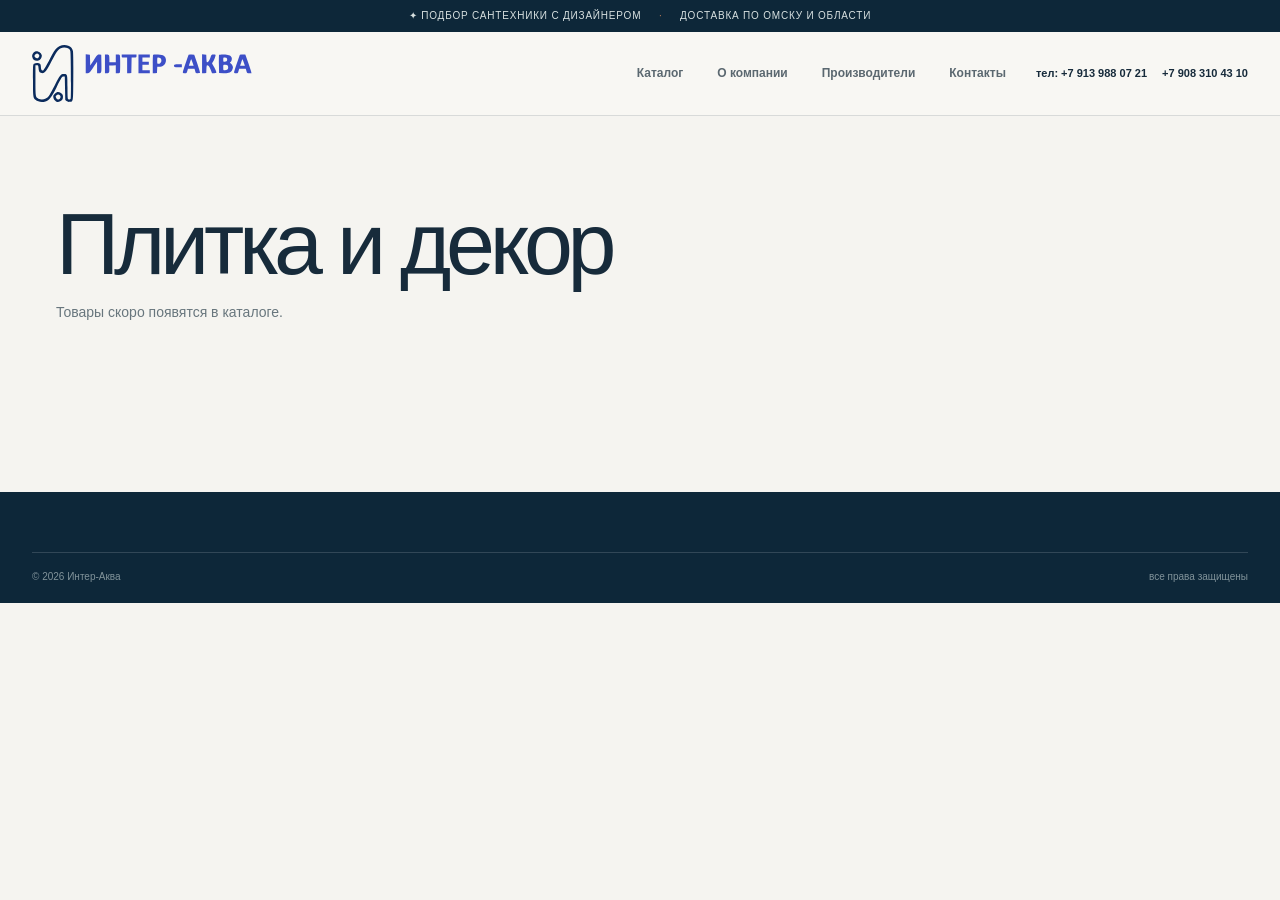
<file: categories/tile-decor.html>
<!doctype html>
<html lang="ru">
  <head>
    <meta charset="UTF-8" />
    <meta name="viewport" content="width=device-width, initial-scale=1.0" />
    <title>Плитка и декор — Интер-Аква</title>
    <link rel="stylesheet" href="../styles.css" />
  </head>
  <body>
    <div class="announcement">
      ✦ Подбор сантехники с дизайнером <span>·</span> Доставка по Омску и
      области
    </div>
    <header class="header">
      <a class="logo1" href="../index.html"
        ><img
          class="brand-logo1"
          src="../images/oayTBkRObONLkgVY.svg"
          alt="Интер-Аква"
      /></a>
      <nav>
        <a href="../index.html#catalog">Каталог</a
        ><a href="../index.html#about">О компании</a
        ><a href="../index.html#brands">Производители</a
        ><a href="../index.html#contacts">Контакты</a>
      </nav>
      <div class="phones">
        <p>тел: +7 913 988 07 21</p>
        <p>+7 908 310 43 10</p>
      </div>
      <button class="menu-toggle" aria-label="Меню">☰</button>
    </header>
    <main>
      <div class="container">
        <div class="catalog-head">
          <h1>Плитка и декор</h1>
          <p>Товары скоро появятся в каталоге.</p>
        </div>
        <div class="product-grid"></div>
      </div>
    </main>
    <footer class="footer">
      <div class="footer-bottom">
        © 2026 Интер-Аква <span>все права защищены</span>
      </div>
    </footer>
    <script src="../script.js"></script>
  </body>
</html>
</file>
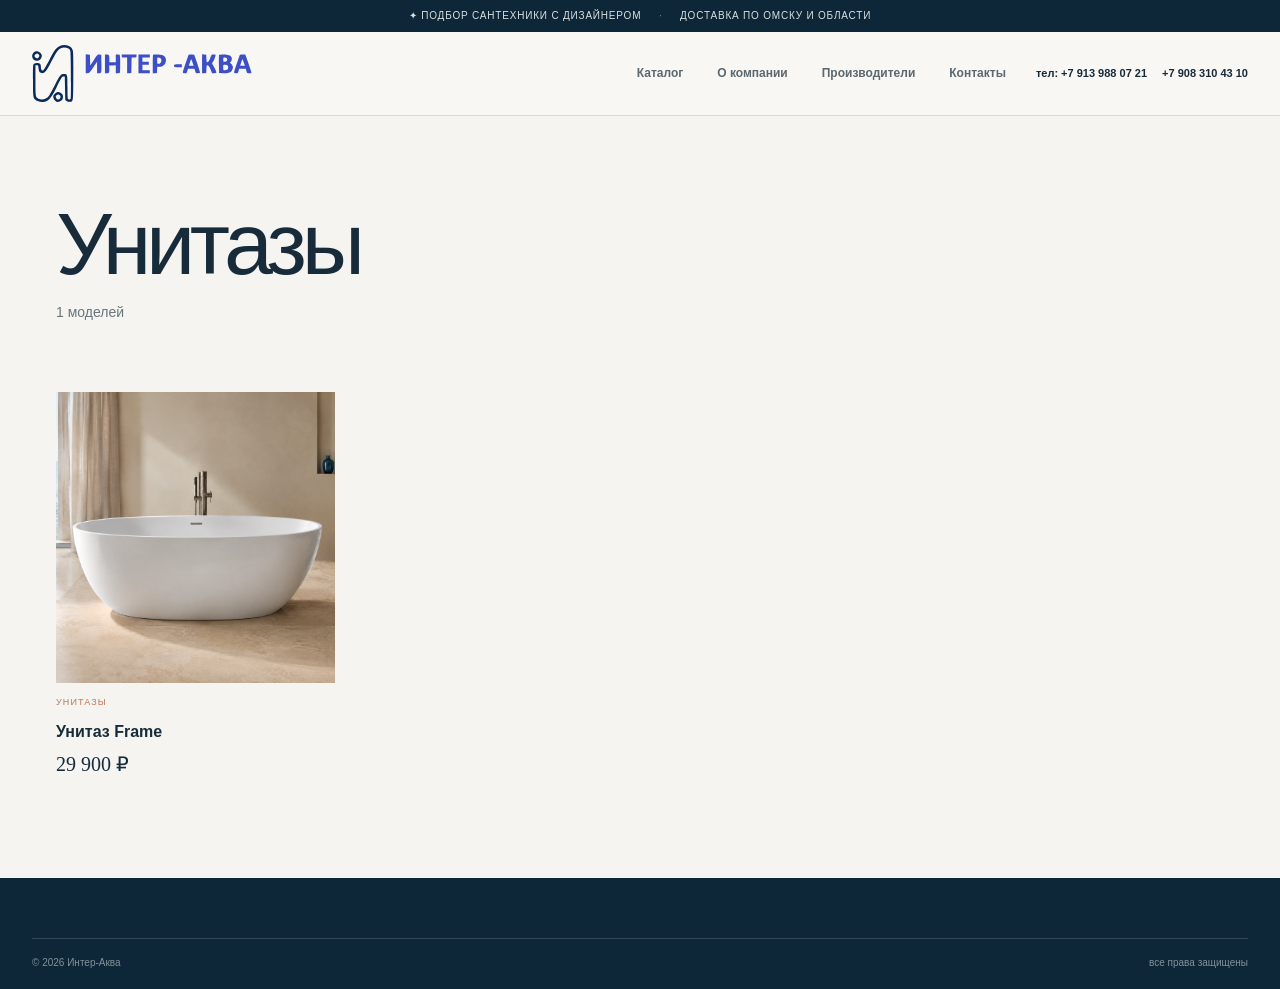
<file: categories/toilets.html>
<!doctype html>
<html lang="ru">
  <head>
    <meta charset="UTF-8" />
    <meta name="viewport" content="width=device-width, initial-scale=1.0" />
    <title>Унитазы — Интер-Аква</title>
    <link rel="stylesheet" href="../styles.css" />
  </head>
  <body>
    <div class="announcement">
      ✦ Подбор сантехники с дизайнером <span>·</span> Доставка по Омску и
      области
    </div>
    <header class="header">
      <a class="logo1" href="../index.html"
        ><img
          class="brand-logo1"
          src="../images/oayTBkRObONLkgVY.svg"
          alt="Интер-Аква"
      /></a>
      <nav>
        <a href="../catalog.html">Каталог</a
        ><a href="../index.html#about">О компании</a
        ><a href="../index.html#brands">Производители</a
        ><a href="../index.html#contacts">Контакты</a>
      </nav>
      <div class="phones">
        <p>тел: +7 913 988 07 21</p>
        <p>+7 908 310 43 10</p>
      </div>
      <button class="menu-toggle" aria-label="Меню">☰</button>
    </header>
    <main>
      <div class="container">
        <div class="catalog-head">
          <h1>Унитазы</h1>
          <p>1 моделей</p>
        </div>
        <div class="product-grid">
          <a class="product" href="../product.html?id=frame">
            <img src="../images/bath.jpg" alt="Унитаз Frame" />
            <small>Унитазы</small>
            <h3>Унитаз Frame</h3>
            <strong>29 900 ₽</strong>
          </a>
        </div>
      </div>
    </main>
    <footer class="footer">
      <div class="footer-bottom">
        © 2026 Интер-Аква <span>все права защищены</span>
      </div>
    </footer>
    <script src="../script.js"></script>
  </body>
</html>
</file>
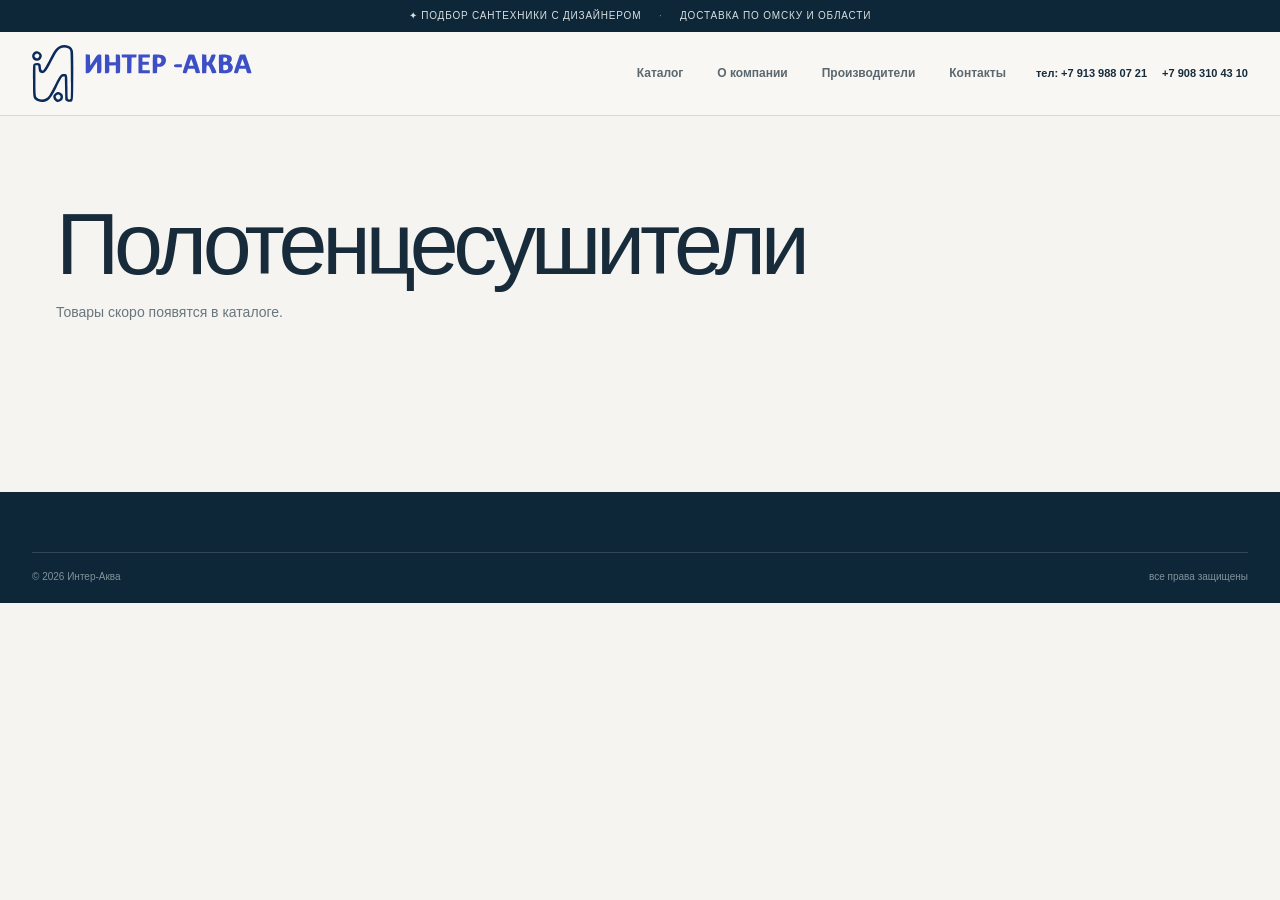
<file: categories/towel-warmers.html>
<!doctype html>
<html lang="ru">
  <head>
    <meta charset="UTF-8" />
    <meta name="viewport" content="width=device-width, initial-scale=1.0" />
    <title>Полотенцесушители — Интер-Аква</title>
    <link rel="stylesheet" href="../styles.css" />
  </head>
  <body>
    <div class="announcement">
      ✦ Подбор сантехники с дизайнером <span>·</span> Доставка по Омску и
      области
    </div>
    <header class="header">
      <a class="logo1" href="../index.html"
        ><img
          class="brand-logo1"
          src="../images/oayTBkRObONLkgVY.svg"
          alt="Интер-Аква"
      /></a>
      <nav>
        <a href="../index.html#catalog">Каталог</a
        ><a href="../index.html#about">О компании</a
        ><a href="../index.html#brands">Производители</a
        ><a href="../index.html#contacts">Контакты</a>
      </nav>
      <div class="phones">
        <p>тел: +7 913 988 07 21</p>
        <p>+7 908 310 43 10</p>
      </div>
      <button class="menu-toggle" aria-label="Меню">☰</button>
    </header>
    <main>
      <div class="container">
        <div class="catalog-head">
          <h1>Полотенцесушители</h1>
          <p>Товары скоро появятся в каталоге.</p>
        </div>
        <div class="product-grid"></div>
      </div>
    </main>
    <footer class="footer">
      <div class="footer-bottom">
        © 2026 Интер-Аква <span>все права защищены</span>
      </div>
    </footer>
    <script src="../script.js"></script>
  </body>
</html>
</file>
<file: styles.css>
:root {
  --ink: #172b3b;
  --blue: #173e58;
  --deep: #0d2739;
  --aqua: #9bc2c0;
  --paper: #f5f4f0;
  --white: #fffefa;
  --copper: #b87958;
  --muted: #68767d;
  --line: rgba(23, 43, 59, 0.14);
  --serif: "DM Serif Display", Georgia, serif;
  --sans: "Manrope", Arial, sans-serif;
}
* {
  box-sizing: border-box;
}
html {
  scroll-behavior: smooth;
}
body {
  margin: 0;
  background: var(--paper);
  color: var(--ink);
  font: 14px/1.55 var(--sans);
}
a {
  color: inherit;
  text-decoration: none;
}
button,
input,
select,
textarea {
  font: inherit;
}
.announcement {
  height: 32px;
  background: var(--deep);
  color: #d7e0e0;
  text-align: center;
  font-size: 10px;
  letter-spacing: 0.08em;
  text-transform: uppercase;
  padding: 8px;
}
.announcement span {
  margin: 0 14px;
  color: var(--copper);
}
.header {
  height: 84px;
  display: flex;
  align-items: center;
  gap: 30px;
  padding: 0 max(24px, calc((100% - 1216px) / 2));
  background: #f8f7f3;
  border-bottom: 1px solid var(--line);
  position: relative;
  z-index: 5;
}
.logo {
  display: flex;
  align-items: center;
  gap: 10px;
  white-space: nowrap;
}
.logo-mark {
  display: grid;
  place-items: center;
  width: 38px;
  height: 38px;
  border: 1px solid var(--blue);
  border-radius: 50%;
  font: 28px/1 var(--serif);
  color: var(--blue);
}
.logo b {
  display: block;
  font: 21px/1 var(--serif);
}
.logo small {
  display: block;
  margin-top: 4px;
  color: var(--muted);
  font-size: 8px;
  font-weight: 800;
  letter-spacing: 0.18em;
  text-transform: uppercase;
}
.header nav {
  display: flex;
  gap: 34px;
  margin-left: auto;
}
.header nav a {
  font-size: 12px;
  font-weight: 700;
  color: #5b6870;
}
.header nav a:hover {
  color: var(--copper);
}
.phones {
  display: flex;
  gap: 15px;
  white-space: nowrap;
  font-size: 11px;
  font-weight: 800;
}
.phones a:last-child {
  color: var(--muted);
  font-weight: 600;
}
.menu-toggle {
  display: none;
  border: 0;
  background: none;
  font-size: 24px;
  color: var(--ink);
}
.container {
  max-width: 1216px;
  margin: auto;
  padding: 0 24px;
}
.hero {
  min-height: 680px;
  background:
    linear-gradient(90deg, rgba(9, 31, 46, 0.9), rgba(10, 35, 49, 0.35)),
    url("images/hero.jpg") center/cover;
  color: var(--white);
  display: flex;
  align-items: center;
}
.hero-inner {
  width: 1216px;
  margin: auto;
  padding: 70px 24px;
}
.eyebrow {
  color: var(--copper);
  font-size: 10px;
  font-weight: 800;
  letter-spacing: 0.18em;
  text-transform: uppercase;
}
.hero .eyebrow {
  color: #b9d6d2;
}
.hero h1 {
  max-width: 660px;
  margin: 18px 0 24px;
  font-size: clamp(55px, 7vw, 95px);
  font-weight: 500;
  line-height: 0.95;
  letter-spacing: -0.06em;
}
.hero em,
h1 em,
h2 em {
  font-family: var(--serif);
  font-style: italic;
  font-weight: 400;
  color: var(--aqua);
}
.hero p {
  max-width: 410px;
  color: #dae2e1;
  font-size: 15px;
}
.button {
  display: inline-flex;
  align-items: center;
  gap: 12px;
  min-height: 48px;
  margin-top: 18px;
  padding: 0 21px;
  background: var(--white);
  color: var(--ink);
  font-size: 11px;
  font-weight: 800;
}
.button.dark {
  background: var(--blue);
  color: var(--white);
}
.trust {
  background: var(--blue);
  color: var(--white);
}
.trust-inner {
  display: grid;
  grid-template-columns: repeat(4, 1fr);
}
.trust-item {
  display: flex;
  gap: 11px;
  align-items: center;
  padding: 22px 16px;
  border-right: 1px solid rgba(255, 255, 255, 0.15);
  font-size: 11px;
}
.trust-item:first-child {
  padding-left: 0;
}
.trust-item:last-child {
  border: 0;
}
.trust-item b,
.trust-item small {
  display: block;
}
.trust-item small {
  color: #a7bfc0;
  font-size: 9px;
}
.section {
  padding: 110px 24px;
}
.heading {
  display: flex;
  justify-content: space-between;
  align-items: end;
  gap: 30px;
  margin-bottom: 40px;
}
.heading h2 {
  margin: 14px 0 0;
  font-size: clamp(43px, 5vw, 68px);
  line-height: 0.98;
  letter-spacing: -0.05em;
  font-weight: 500;
}
.heading p {
  max-width: 330px;
  color: var(--muted);
  font-size: 13px;
}
.category-grid {
  display: grid;
  grid-template-columns: repeat(4, 1fr);
  gap: 28px 18px;
}
.category img {
  width: 100%;
  aspect-ratio: 1.05/1;
  object-fit: cover;
  transition: transform 0.4s;
}
.category:hover img {
  transform: scale(1.04);
}
.category-image {
  overflow: hidden;
  position: relative;
}
.category-image span {
  position: absolute;
  left: 14px;
  top: 13px;
  color: #fff;
  font-size: 11px;
}
.category h3 {
  margin: 12px 0 4px;
  font-size: 17px;
}
.category p {
  margin: 0;
  color: var(--muted);
  font-size: 11px;
}
.about {
  background: #e9e8e3;
}
.about-grid {
  max-width: 1216px;
  margin: auto;
  display: grid;
  grid-template-columns: 1fr 1fr;
  gap: 9%;
  align-items: center;
}
.about img {
  width: 100%;
  aspect-ratio: 4/5;
  object-fit: cover;
}
.about h2 {
  font-size: clamp(44px, 5vw, 68px);
  line-height: 0.95;
  font-weight: 500;
  letter-spacing: -0.05em;
}
.about p {
  max-width: 480px;
  color: var(--muted);
  line-height: 1.8;
}
.about .lead {
  color: var(--ink);
  font-size: 16px;
}
.stats {
  display: flex;
  gap: 38px;
  margin-top: 35px;
  padding-top: 18px;
  border-top: 1px solid var(--line);
}
.stats b {
  display: block;
  font: 31px var(--serif);
}
.stats small {
  font-size: 9px;
  text-transform: uppercase;
  color: var(--muted);
}
.brands {
  background: var(--white);
}
.brand-list {
  max-width: 1216px;
  margin: auto;
  display: grid;
  grid-template-columns: repeat(6, 1fr);
  border-block: 1px solid var(--line);
}
.brand-name {
  min-height: 110px;
  display: grid;
  place-items: center;
  text-align: center;
  font-size: 16px;
  font-weight: 800;
  border-right: 1px solid var(--line);
}
.brand-name:last-child {
  border: 0;
}
.cta {
  background: var(--blue);
  color: #fff;
  padding: 78px 24px;
}
.cta-inner {
  max-width: 1216px;
  margin: auto;
  display: flex;
  align-items: center;
  justify-content: space-between;
}
.cta h2 {
  font-size: 58px;
  font-weight: 500;
  line-height: 0.95;
}
.footer {
  padding: 60px max(24px, calc((100% - 1216px) / 2)) 18px;
  background: var(--deep);
  color: #fff;
}
.footer-grid {
  display: grid;
  grid-template-columns: 1.4fr 1fr 1.1fr 1fr;
  gap: 40px;
  padding-bottom: 50px;
}
.footer .logo {
  color: #fff;
}
.footer .logo-mark {
  border-color: #9bc2c0;
  color: #9bc2c0;
}
.footer .logo small {
  color: #9bc2c0;
}
.footer p {
  max-width: 220px;
  color: #9caeb4;
  font-size: 12px;
}
.footer h4 {
  color: #9bc2c0;
  font-size: 10px;
  text-transform: uppercase;
  letter-spacing: 0.15em;
}
.footer-grid > div > a:not(.logo) {
  display: block;
  margin: 9px 0;
  color: #dce3e2;
  font-size: 12px;
}
.footer-bottom {
  border-top: 1px solid rgba(255, 255, 255, 0.15);
  padding-top: 16px;
  color: #81939a;
  font-size: 10px;
  display: flex;
  justify-content: space-between;
}
.catalog-head {
  padding: 70px 0 55px;
}
.catalog-head h1,
.detail h1 {
  font-size: clamp(54px, 7vw, 88px);
  font-weight: 500;
  line-height: 0.95;
  letter-spacing: -0.06em;
  margin: 16px 0;
}
.catalog-head h1 em,
.detail h1 em {
  color: var(--copper);
}
.catalog-head p {
  color: var(--muted);
}
.toolbar {
  border-block: 1px solid var(--line);
  padding: 15px 0;
  margin-bottom: 24px;
  display: flex;
  justify-content: space-between;
  align-items: center;
}
.toolbar input,
.toolbar select {
  padding: 9px;
  border: 1px solid var(--line);
  background: transparent;
  color: var(--ink);
  font-size: 11px;
}
.product-grid {
  display: grid;
  grid-template-columns: repeat(4, 1fr);
  gap: 34px 17px;
  padding-bottom: 100px;
}
.product img {
  width: 100%;
  aspect-ratio: 0.96/1;
  object-fit: cover;
  background: #dce8ea;
}
.product small {
  color: var(--copper);
  font-size: 9px;
  text-transform: uppercase;
  letter-spacing: 0.12em;
}
.product h3 {
  font-size: 16px;
  margin: 8px 0;
}
.product strong {
  font: 20px var(--serif);
}
.detail {
  max-width: 1216px;
  margin: auto;
  padding: 65px 24px 110px;
  display: grid;
  grid-template-columns: 1.05fr 0.8fr;
  gap: 9%;
}
.detail-image img {
  width: 100%;
  aspect-ratio: 1.08/1;
  object-fit: cover;
}
.detail p {
  color: var(--muted);
  line-height: 1.8;
}
.price {
  padding: 18px 0;
  border-block: 1px solid var(--line);
  font: 36px var(--serif);
}
.specs {
  display: grid;
  grid-template-columns: 1fr 1fr;
  gap: 18px;
  border-top: 1px solid var(--line);
  padding-top: 18px;
}
.specs small,
.specs b {
  display: block;
}
.specs small {
  color: var(--muted);
  font-size: 10px;
}
.specs b {
  font-size: 11px;
}
.contacts {
  max-width: 1216px;
  margin: auto;
  padding: 65px 24px 110px;
}
.contacts h1 {
  font-size: clamp(58px, 7vw, 90px);
  font-weight: 500;
  line-height: 0.95;
}
.contacts h1 em {
  color: var(--copper);
}
.contact-grid {
  display: grid;
  grid-template-columns: 0.8fr 1.2fr;
  gap: 10%;
  margin-top: 65px;
}
.contact-info h3 {
  font-size: 20px;
}
.contact-info p {
  color: var(--muted);
  font-size: 12px;
}
.contact-form {
  background: #fff;
  padding: 36px;
}
.contact-form label {
  display: block;
  color: var(--muted);
  font-size: 10px;
  font-weight: 800;
  margin-bottom: 18px;
}
.contact-form input,
.contact-form select,
.contact-form textarea {
  display: block;
  width: 100%;
  border: 0;
  border-bottom: 1px solid var(--line);
  padding: 11px 0;
  background: none;
  outline: 0;
}
.contact-form .button {
  border: 0;
  cursor: pointer;
}
.success {
  padding: 60px 0;
  text-align: center;
  color: var(--blue);
}
@media (max-width: 900px) {
  .header nav {
    gap: 16px;
  }
  .phones a:last-child {
    display: none;
  }
  .category-grid {
    grid-template-columns: repeat(3, 1fr);
  }
  .product-grid {
    grid-template-columns: repeat(3, 1fr);
  }
  .brand-list {
    grid-template-columns: repeat(3, 1fr);
  }
  .brand-name:nth-child(4) {
    border-top: 1px solid var(--line);
    border-left: 0;
  }
  .detail {
    gap: 35px;
  }
  .footer-grid {
    grid-template-columns: repeat(2, 1fr);
  }
}
@media (max-width: 650px) {
  .announcement {
    font-size: 8px;
    white-space: nowrap;
    overflow: hidden;
  }
  .header {
    height: 70px;
    padding: 0 18px;
  }
  .header nav,
  .phones {
    display: none;
  }
  .header nav.is-open {
    position: absolute;
    top: 70px;
    left: 0;
    right: 0;
    display: flex;
    flex-direction: column;
    gap: 0;
    margin: 0;
    padding: 10px 18px 16px;
    background: #f8f7f3;
    border-bottom: 1px solid var(--line);
    box-shadow: 0 14px 28px rgba(13, 39, 57, 0.12);
  }
  .header nav.is-open a {
    padding: 13px 0;
    border-bottom: 1px solid var(--line);
    font-size: 13px;
  }
  .header nav.is-open a:last-child {
    border-bottom: 0;
  }
  .menu-toggle {
    display: block;
    margin-left: auto;
    cursor: pointer;
  }
  .hero {
    min-height: 650px;
  }
  .hero-inner {
    padding: 90px 18px;
  }
  .hero h1 {
    font-size: 57px;
  }
  .hero p {
    font-size: 13px;
  }
  .trust-inner {
    grid-template-columns: 1fr 1fr;
  }
  .trust-item {
    padding: 16px 9px;
    font-size: 10px;
  }
  .trust-item:first-child {
    padding-left: 9px;
  }
  .section {
    padding: 70px 18px;
  }
  .heading {
    display: block;
  }
  .heading p {
    margin: 18px 0;
  }
  .category-grid {
    grid-template-columns: repeat(2, 1fr);
    gap: 25px 12px;
  }
  .category h3 {
    font-size: 14px;
  }
  .about-grid,
  .contact-grid,
  .detail {
    display: block;
  }
  .about img {
    margin-bottom: 45px;
  }
  .brand-list {
    grid-template-columns: repeat(2, 1fr);
  }
  .brand-name {
    min-height: 84px;
  }
  .brand-name:nth-child(odd) {
    border-left: 0;
  }
  .brand-name:nth-child(n + 3) {
    border-top: 1px solid var(--line);
  }
  .cta {
    padding: 60px 18px;
  }
  .cta-inner {
    display: block;
  }
  .cta h2 {
    font-size: 50px;
  }
  .footer {
    padding: 45px 18px 18px;
  }
  .footer-grid {
    grid-template-columns: 1fr 1fr;
    gap: 30px 20px;
  }
  .footer-grid > div:first-child {
    grid-column: 1/-1;
  }
  .footer-bottom {
    gap: 10px;
    flex-wrap: wrap;
  }
  .footer-bottom span {
    display: none;
  }
  .catalog-head {
    padding: 45px 0;
  }
  .catalog-head h1 {
    font-size: 57px;
  }
  .toolbar {
    display: block;
  }
  .toolbar input,
  .toolbar select {
    width: 48%;
    margin-top: 12px;
  }
  .product-grid {
    grid-template-columns: repeat(2, 1fr);
    gap: 28px 11px;
  }
  .product h3 {
    font-size: 14px;
  }
  .detail {
    padding: 45px 18px 75px;
  }
  .detail-copy {
    padding-top: 42px;
  }
  .contacts {
    padding: 45px 18px 75px;
  }
  .contacts h1 {
    font-size: 57px;
  }
  .contact-grid {
    margin-top: 45px;
  }
  .contact-form {
    margin-top: 45px;
    padding: 25px 18px;
  }
}


.brand-logo1 {
  display: block;
  width: clamp(170px, 22vw, 270px);
  height: auto;
  max-height: 58px;
  object-fit: contain;
  object-position: left center;
}

@media (max-width: 650px) {
  .brand-logo1 {
    width: min(205px, 58vw);
    max-height: 44px;
  }
}




.gallery {
  display: flex;
  flex-direction: row;
  flex-wrap: nowrap;
  justify-content: center;
  align-items: center;
  gap: 12px;
  width: 100%;
  overflow-x: auto;
  margin-top: 70px;
}

.gallery figure {
  display: flex;
  flex: 0 0 120px;
  align-items: center;
  justify-content: center;
  height: 90px;
  margin: 0;
  padding: 10px;
  overflow: hidden;
  background: #fff;
  border-radius: 8px;
}

.gallery img {
  display: block;
  width: auto;
  height: auto;
  max-width: 100%;
  max-height: 60px;
  object-fit: contain;
}

/* На телефоне ряд начинается слева,
   чтобы можно было прокручивать все логотипы */
@media (max-width: 760px) {
  .gallery {
    justify-content: flex-start;
  }
}
</file>
